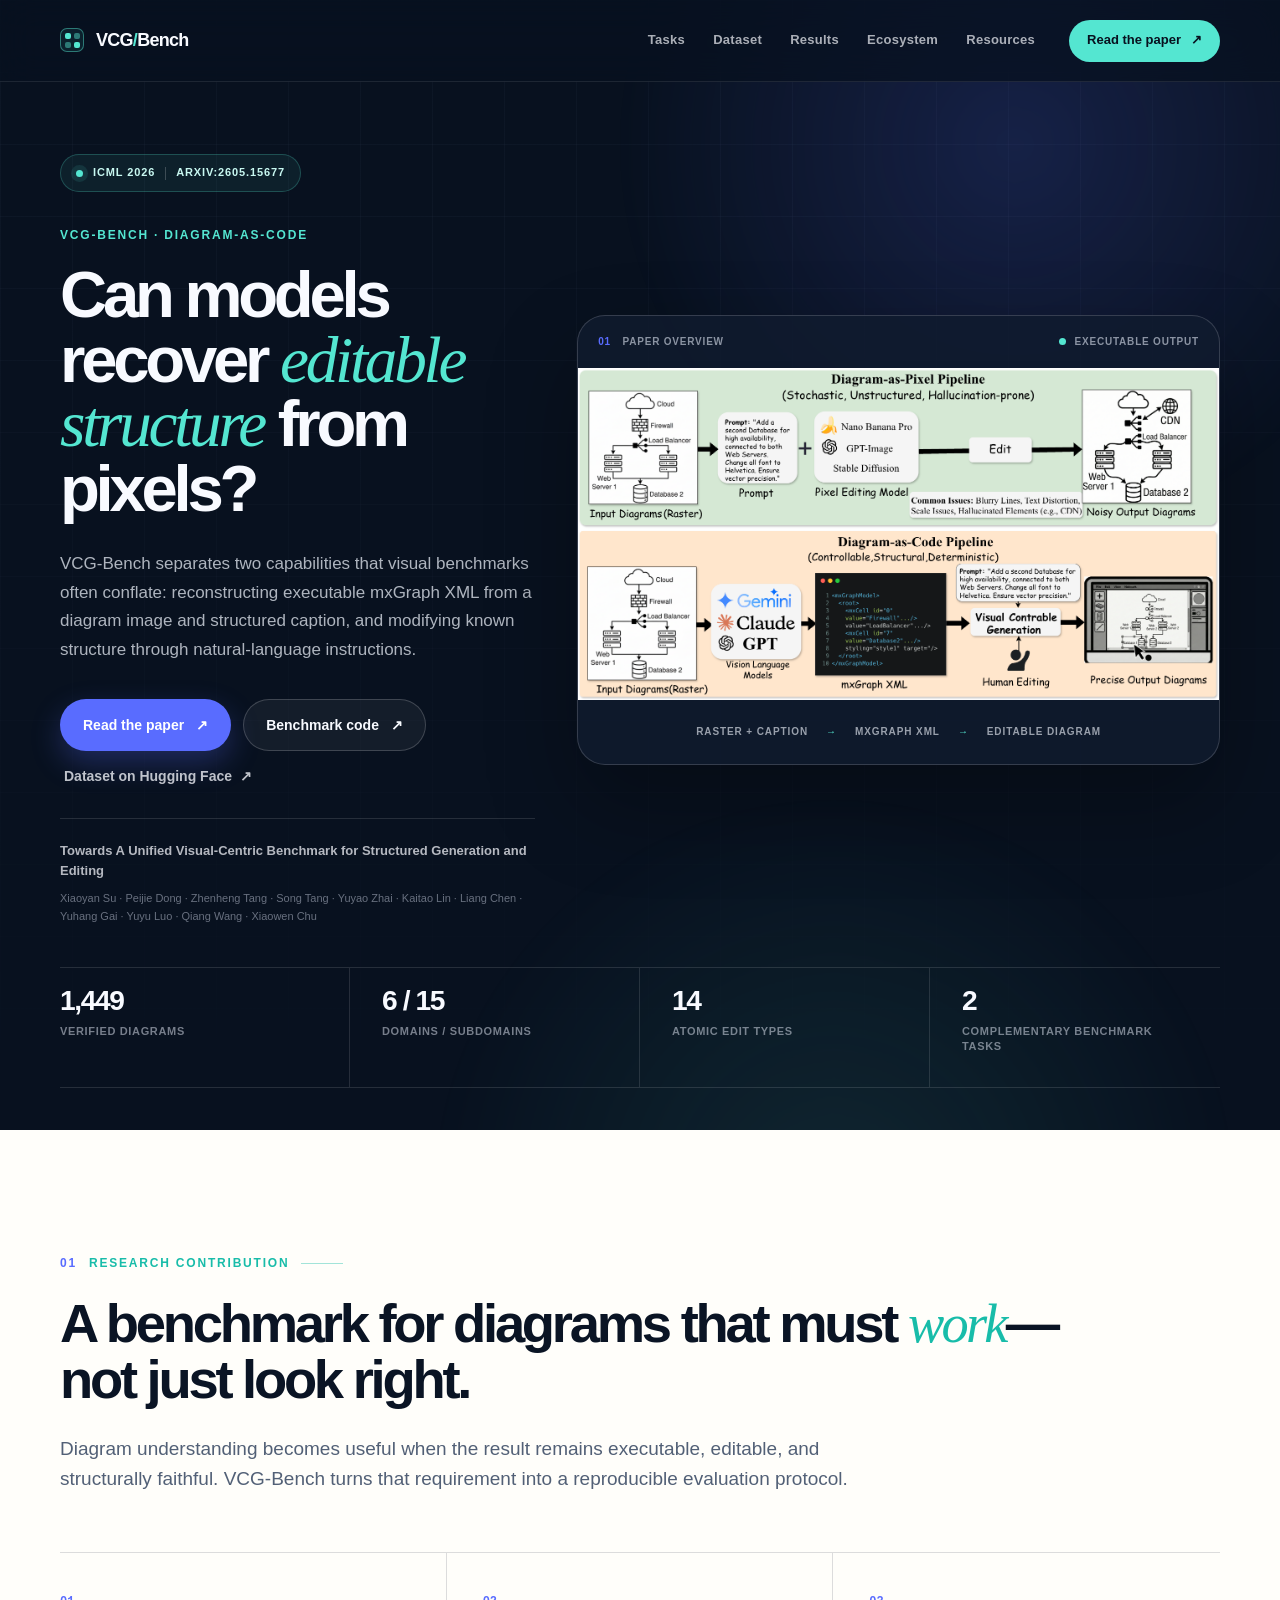
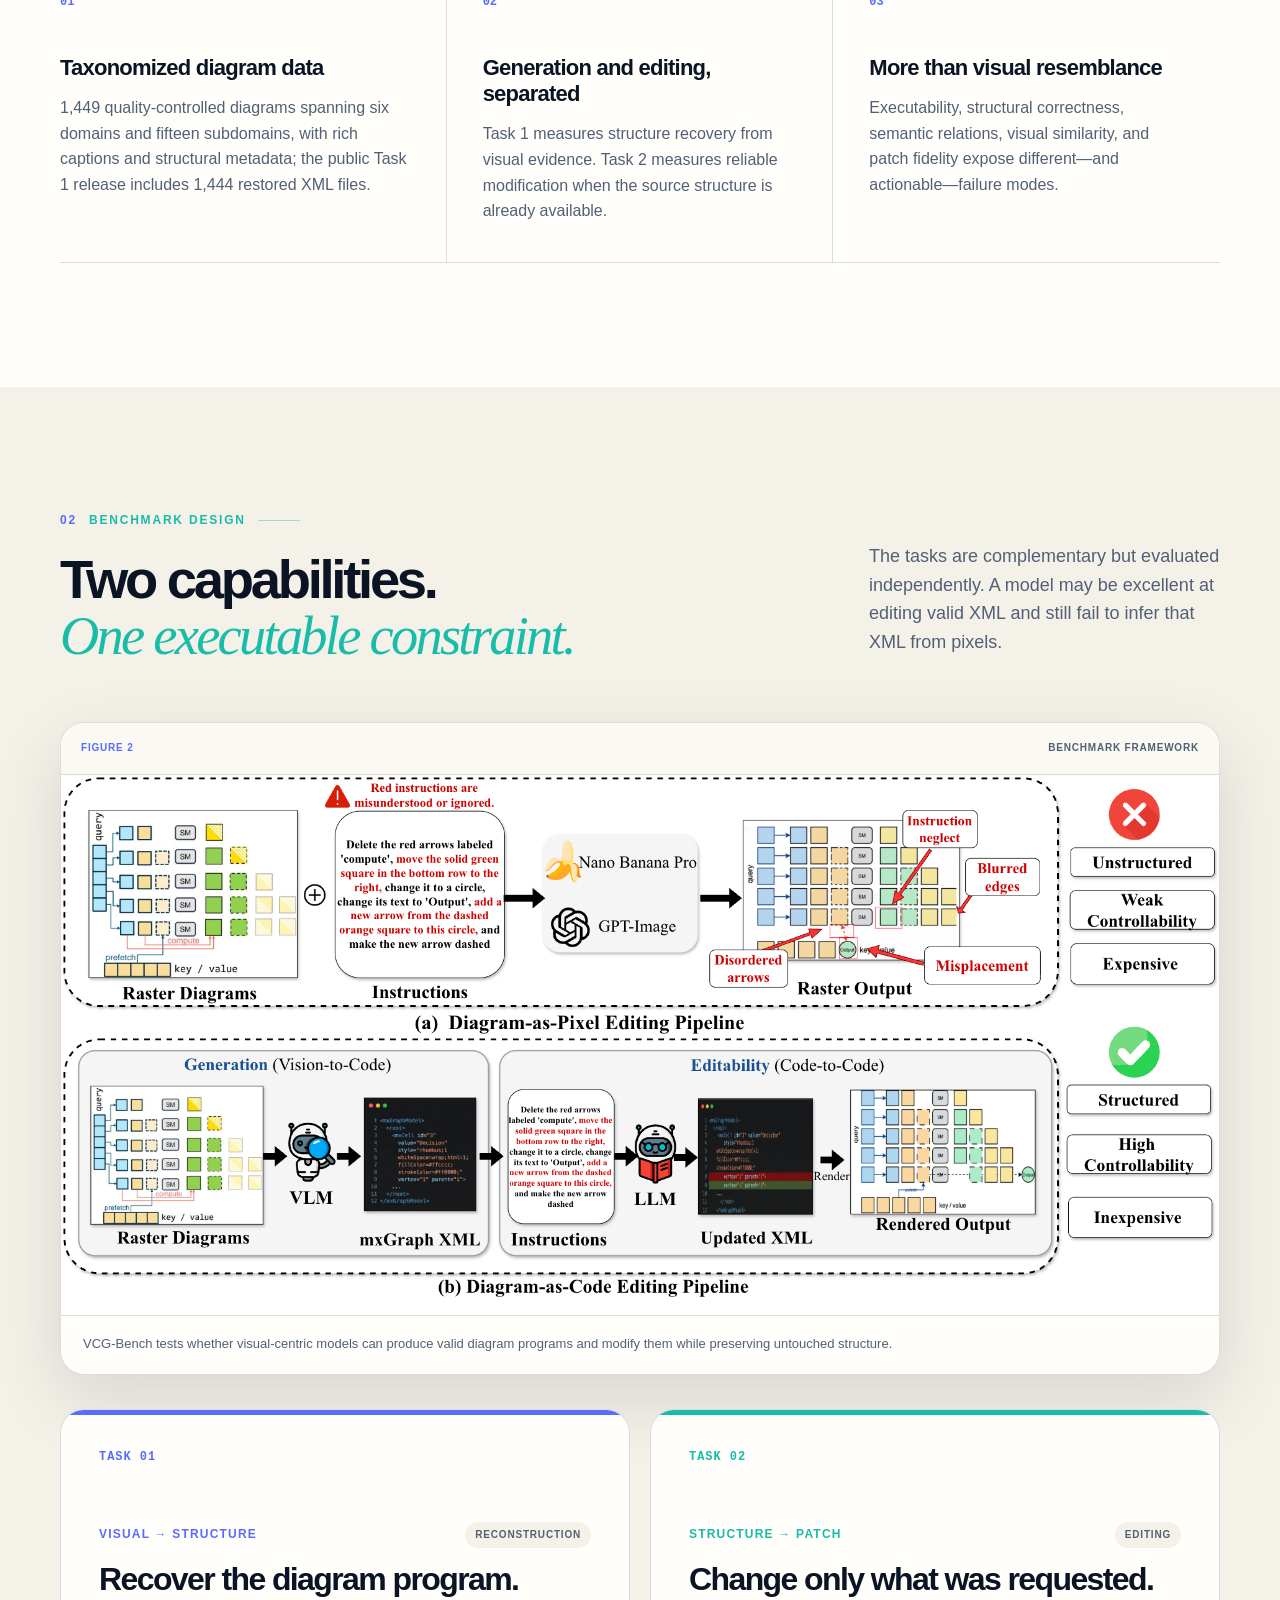
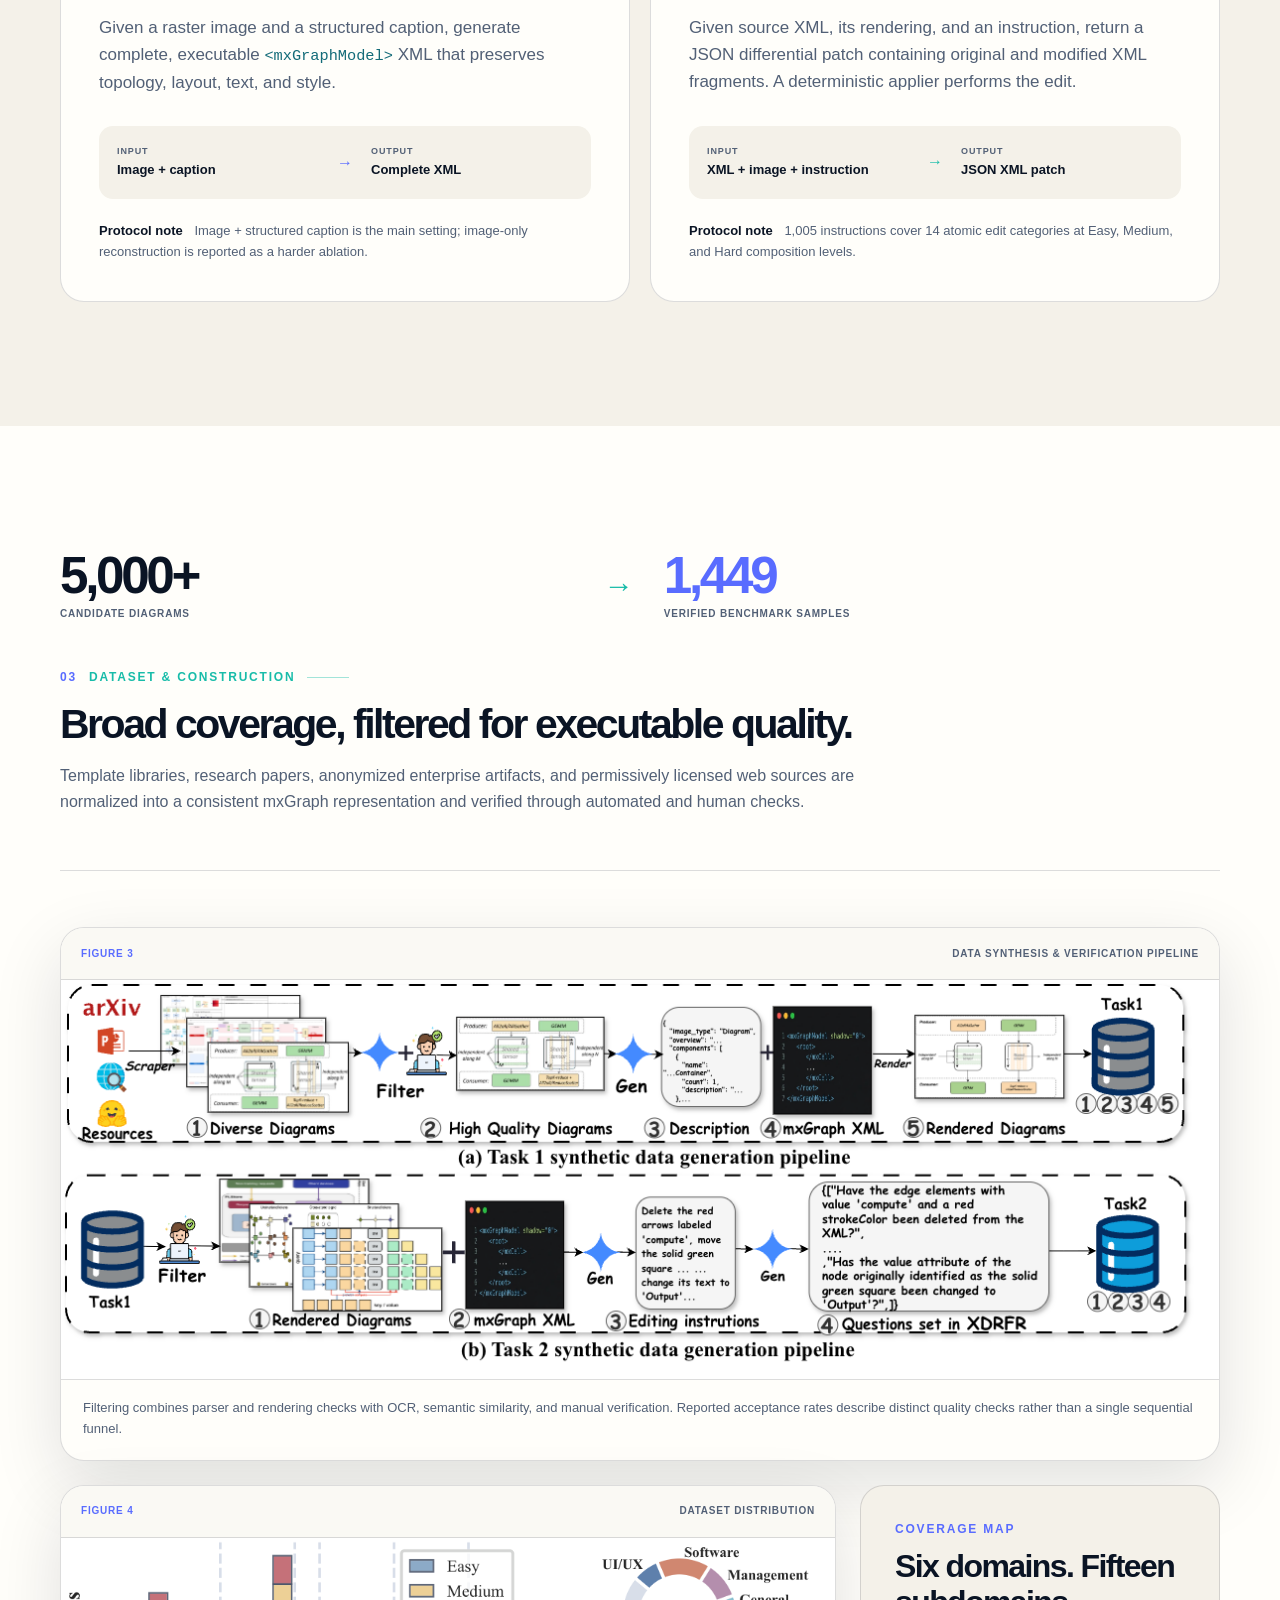
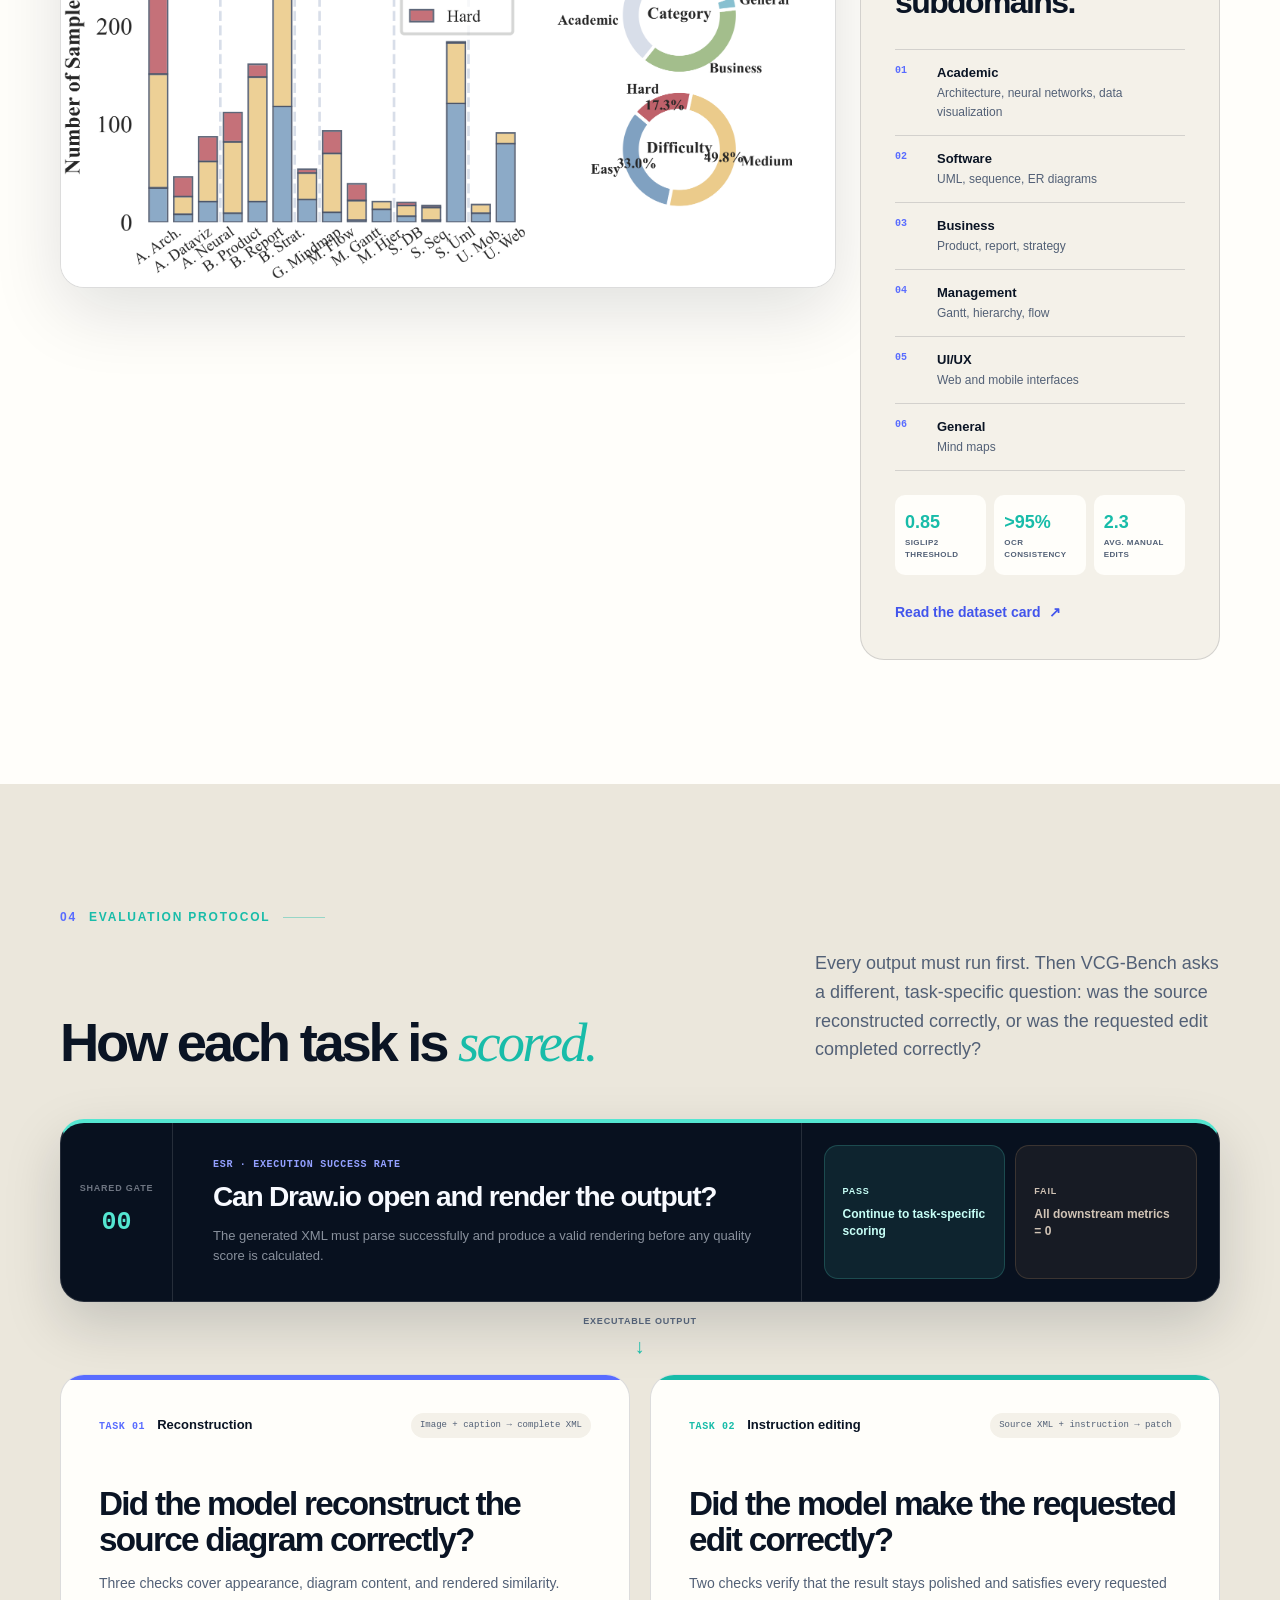
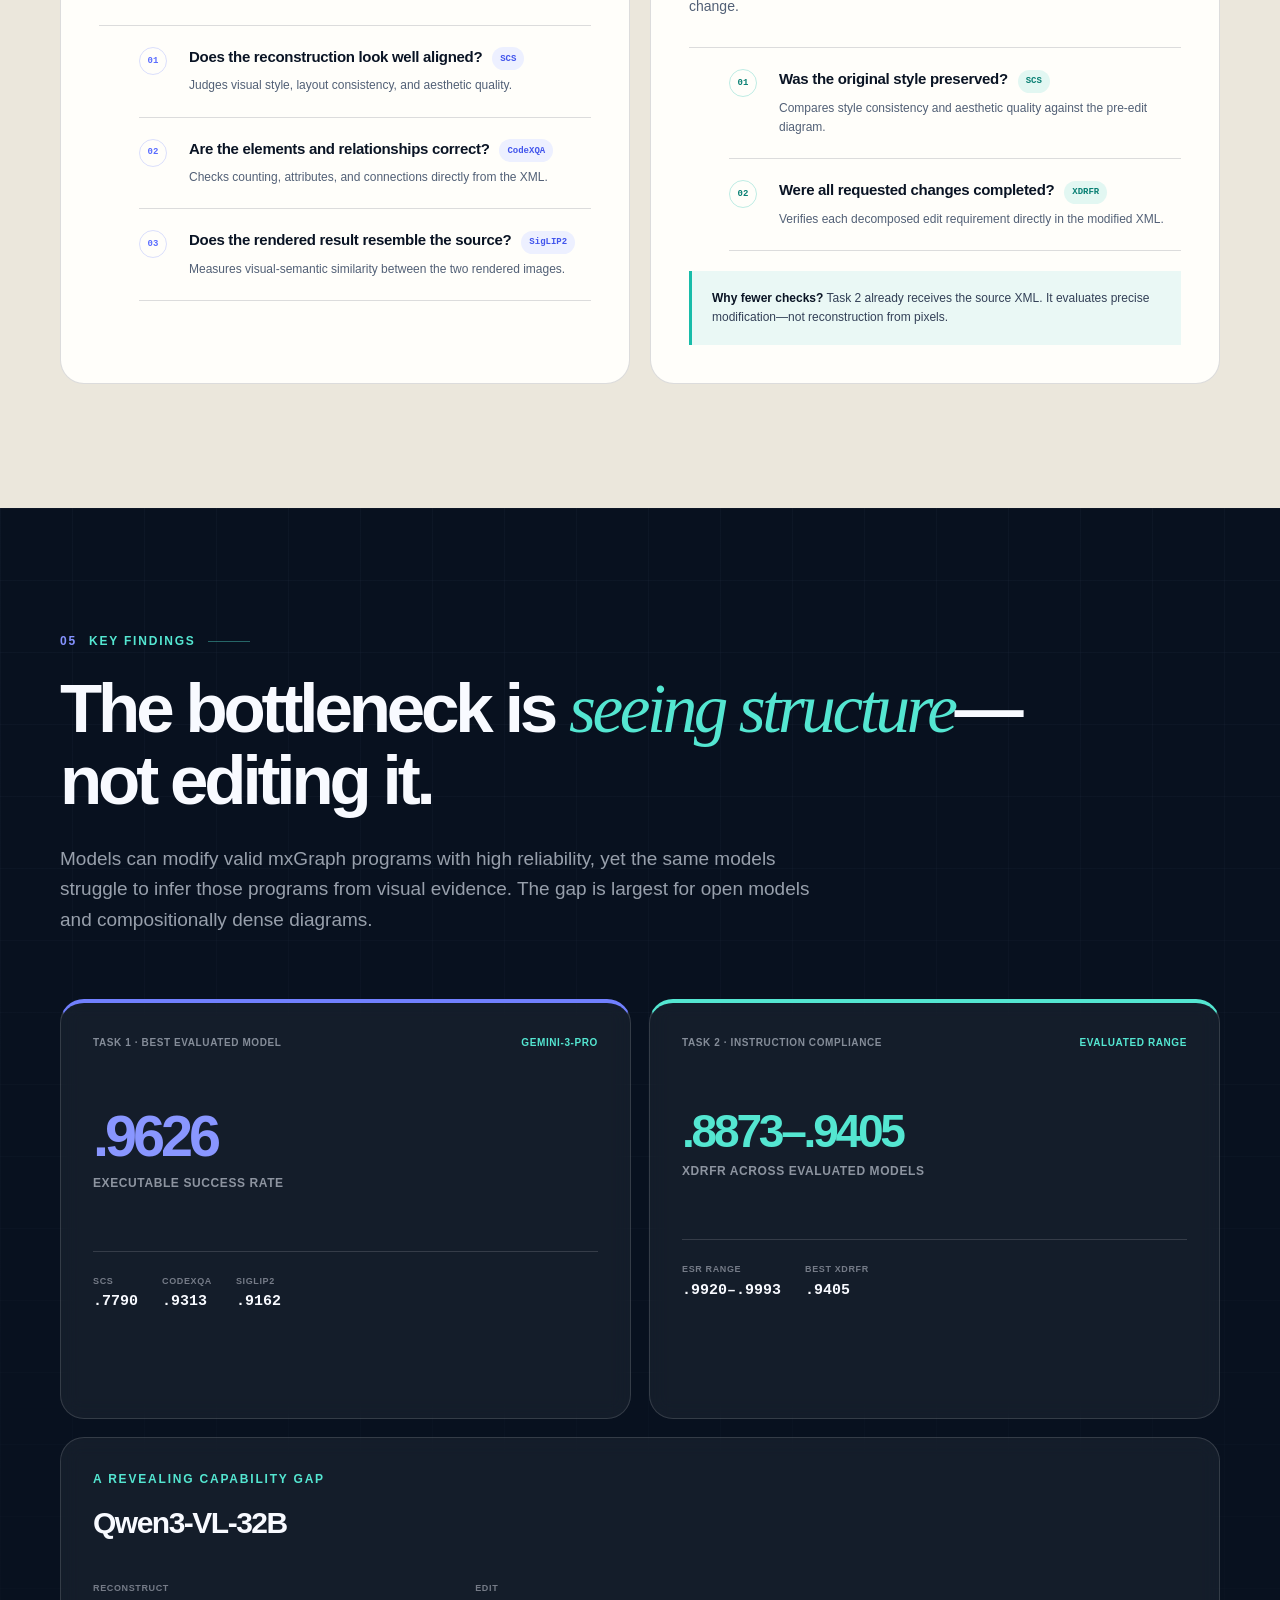
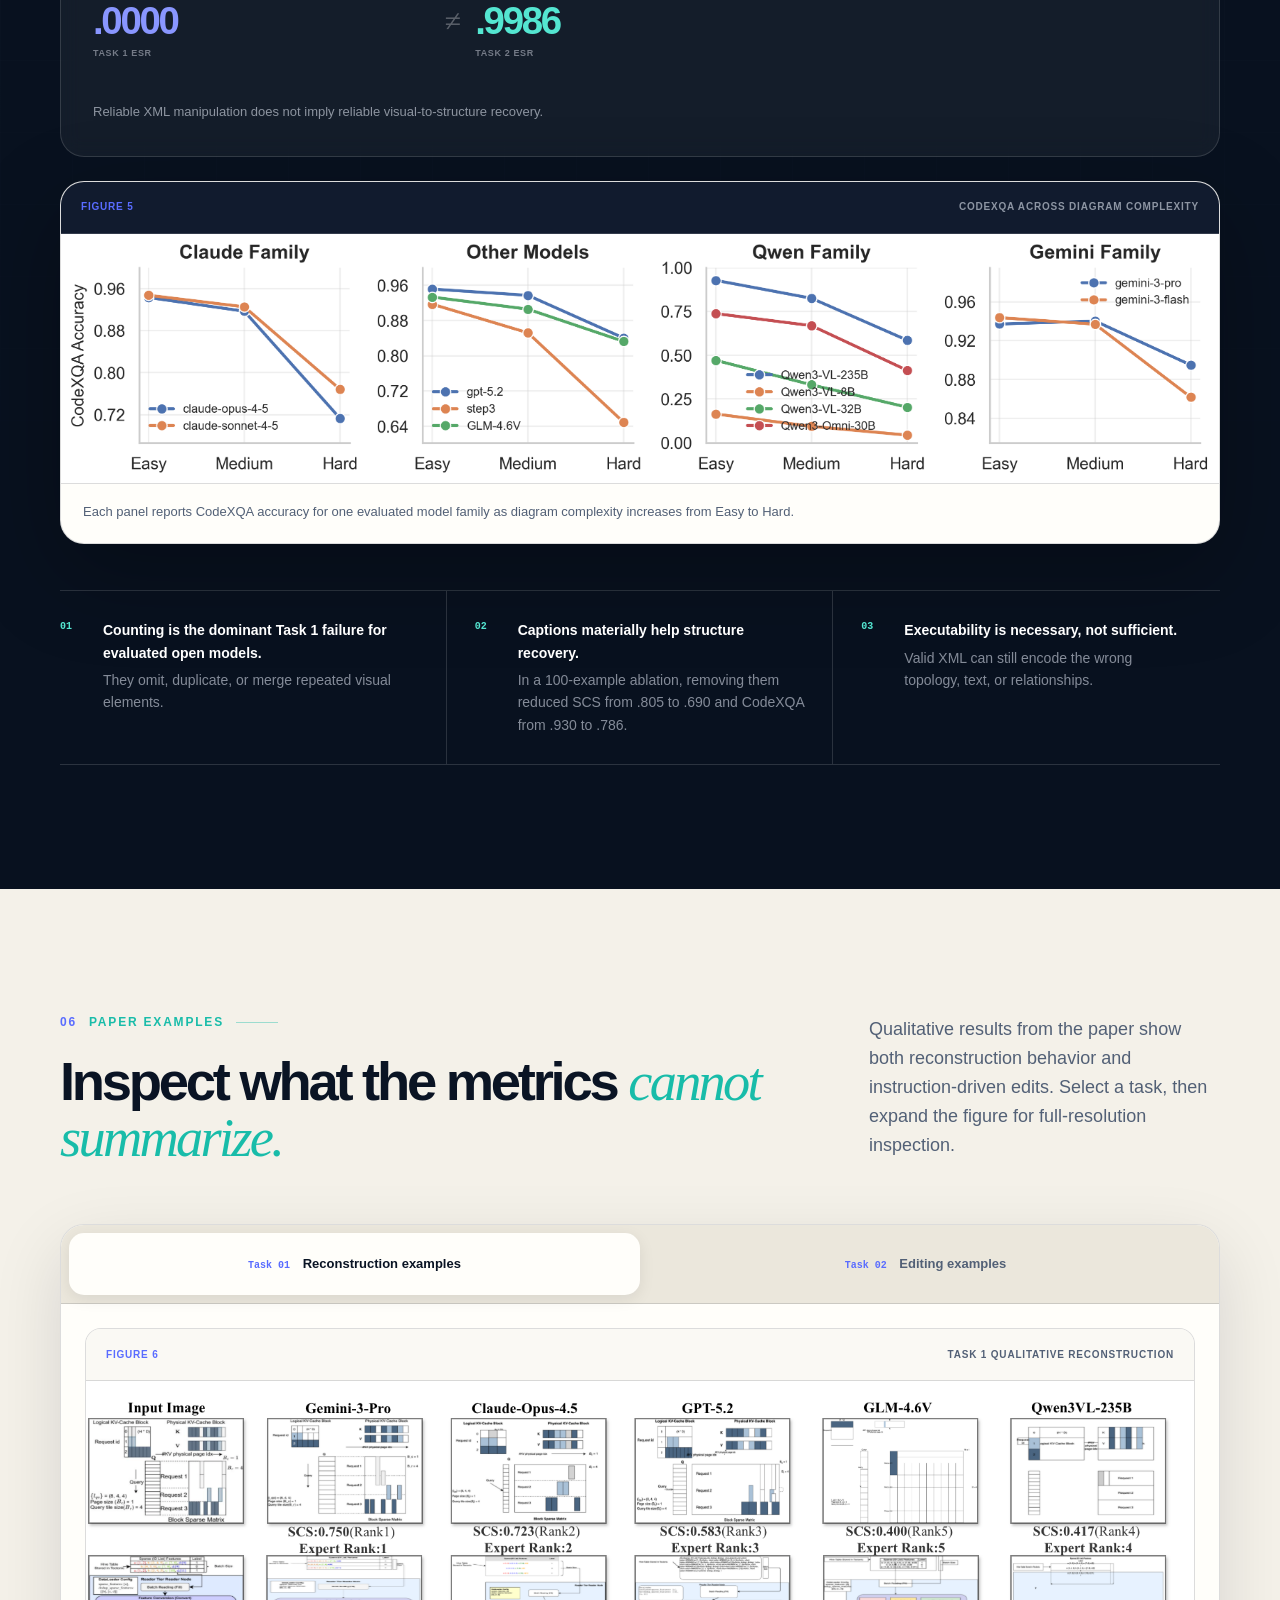
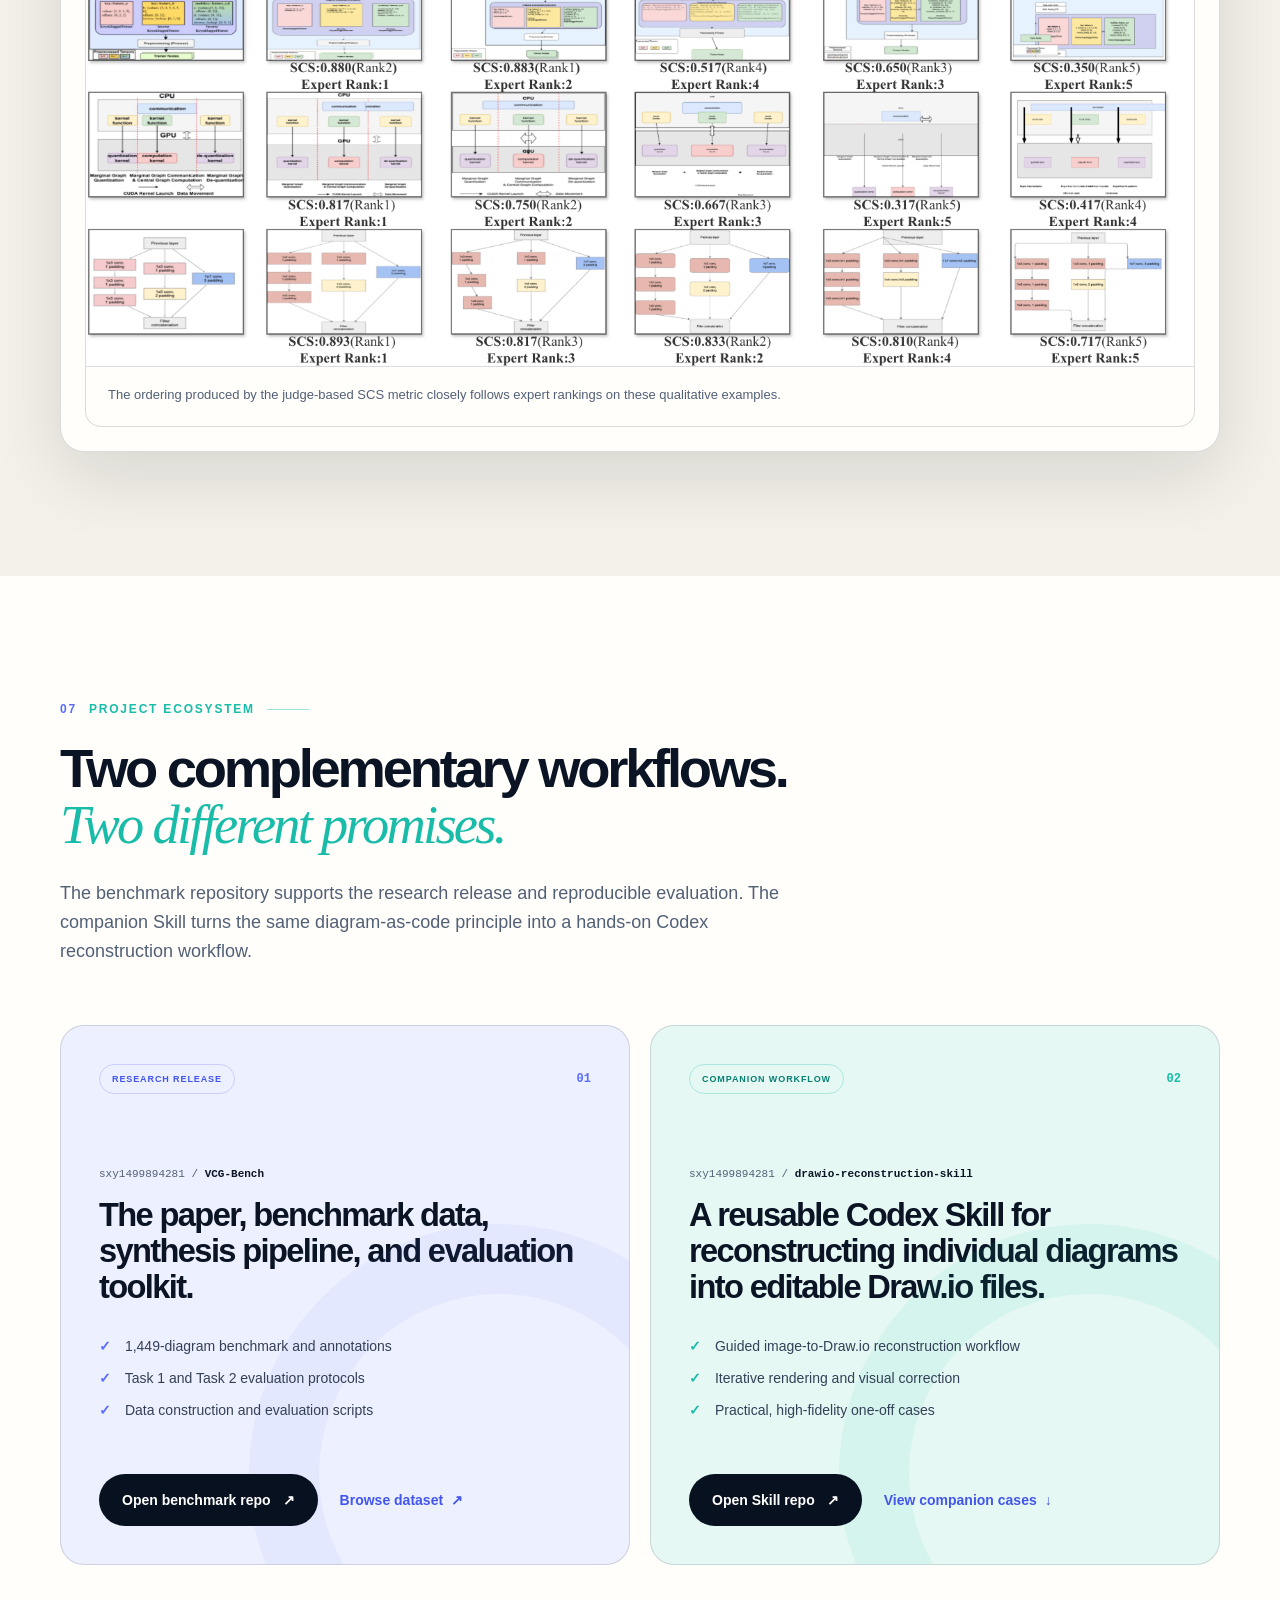
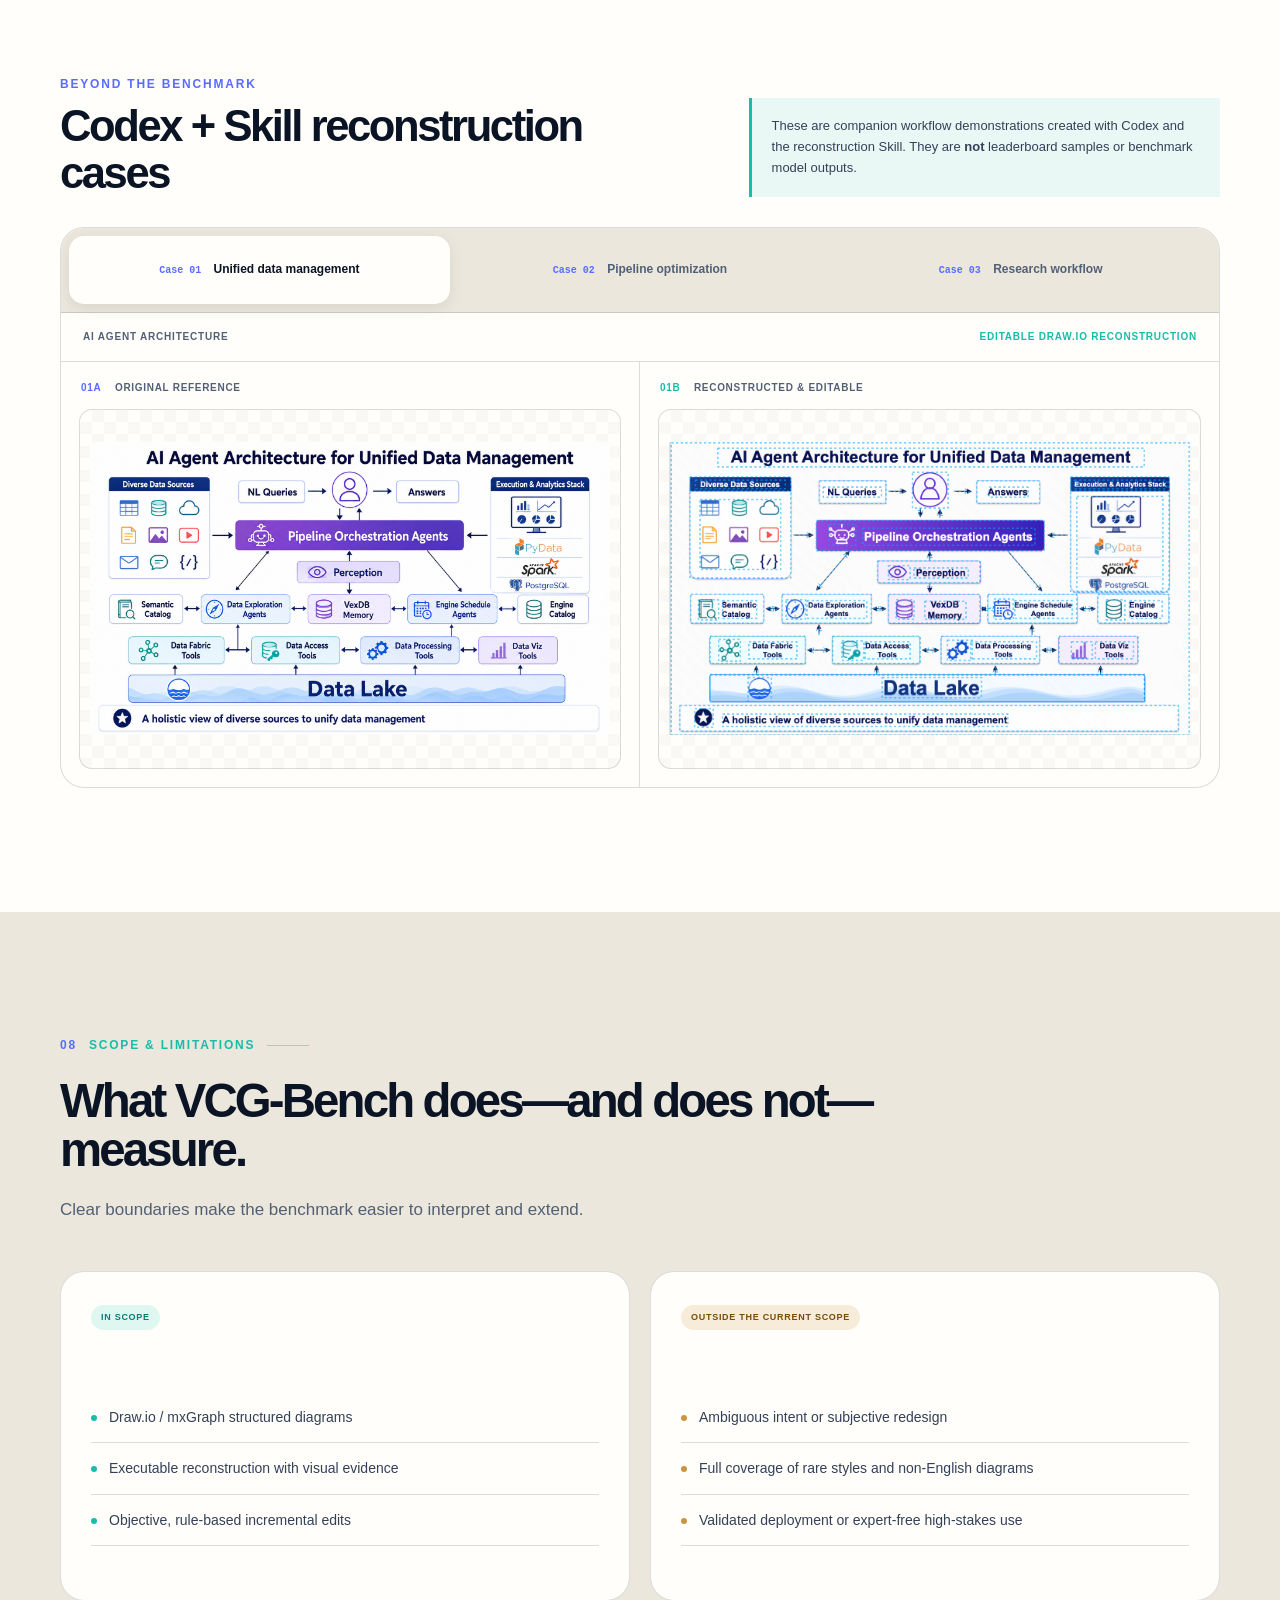
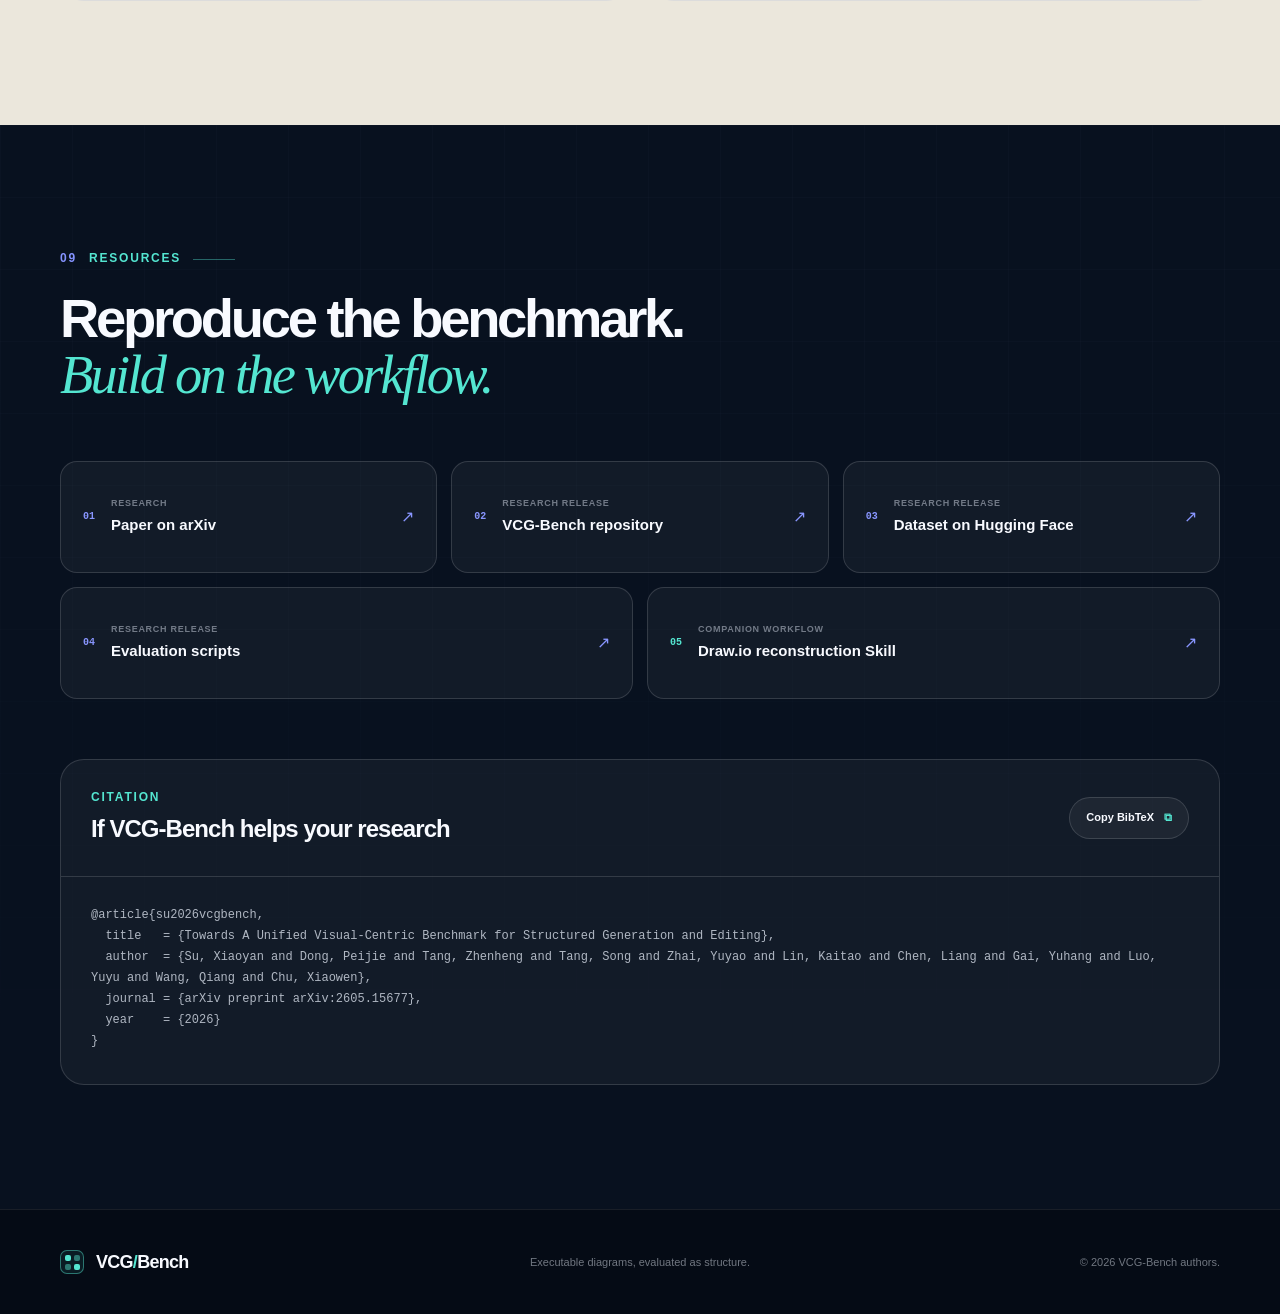
<file: docs/index.html>
<!doctype html>
<html lang="en">
<head>
  <meta charset="utf-8">
  <meta name="viewport" content="width=device-width, initial-scale=1">
  <title>VCG-Bench — Executable Diagram Generation &amp; Editing</title>
  <meta name="description" content="VCG-Bench evaluates whether vision-language models can reconstruct executable mxGraph diagrams from pixels and edit known diagram structure with natural-language instructions.">
  <meta name="theme-color" content="#08111f">
  <meta property="og:title" content="VCG-Bench">
  <meta property="og:description" content="A visual-centric benchmark for executable diagram reconstruction and instruction-driven editing.">
  <meta property="og:type" content="website">
  <meta property="og:url" content="https://sxy1499894281.github.io/VCG-Bench/">
  <meta property="og:image" content="https://sxy1499894281.github.io/VCG-Bench/assets/paper/fig01-comparison.webp">
  <link rel="canonical" href="https://sxy1499894281.github.io/VCG-Bench/">
  <link rel="stylesheet" href="site.css?v=20260714-paper3">
  <script>document.documentElement.classList.add('js');window.setTimeout(function(){if(!document.documentElement.classList.contains('js-ready'))document.documentElement.classList.remove('js');},3000);</script>
  <script src="site.js?v=20260714-paper2" defer></script>
</head>
<body>
  <a class="skip-link" href="#main-content">Skip to content</a>

  <header class="site-header" data-header>
    <div class="shell nav-shell">
      <a class="brand" href="#top" aria-label="VCG-Bench home">
        <span class="brand-mark" aria-hidden="true"><i></i><i></i><i></i><i></i></span>
        <span>VCG<span class="brand-slash">/</span>Bench</span>
      </a>

      <button class="menu-button" type="button" aria-expanded="false" aria-controls="site-navigation">
        <span class="sr-only">Toggle navigation</span>
        <span aria-hidden="true"></span>
        <span aria-hidden="true"></span>
      </button>

      <nav class="site-nav" id="site-navigation" aria-label="Primary navigation">
        <a href="#tasks">Tasks</a>
        <a href="#dataset">Dataset</a>
        <a href="#results">Results</a>
        <a href="#ecosystem">Ecosystem</a>
        <a href="#resources">Resources</a>
      </nav>

      <a class="nav-cta" href="https://arxiv.org/abs/2605.15677" target="_blank" rel="noreferrer">
        Read the paper <span aria-hidden="true">↗</span>
      </a>
    </div>
  </header>

  <main id="main-content">
    <section class="hero" id="top">
      <div class="hero-grid" aria-hidden="true"></div>
      <div class="hero-glow hero-glow-a" aria-hidden="true"></div>
      <div class="hero-glow hero-glow-b" aria-hidden="true"></div>

      <div class="shell hero-shell">
        <div class="hero-copy reveal">
          <div class="hero-meta">
            <span class="status-dot" aria-hidden="true"></span>
            <span>ICML 2026</span>
            <span class="meta-divider" aria-hidden="true"></span>
            <span>arXiv:2605.15677</span>
          </div>

          <p class="eyebrow">VCG-Bench · Diagram-as-Code</p>
          <h1>Can models recover <em>editable structure</em> from pixels?</h1>
          <p class="hero-lead">VCG-Bench separates two capabilities that visual benchmarks often conflate: reconstructing executable mxGraph XML from a diagram image and structured caption, and modifying known structure through natural-language instructions.</p>

          <div class="hero-actions">
            <a class="button button-primary" href="https://arxiv.org/abs/2605.15677" target="_blank" rel="noreferrer">
              Read the paper <span aria-hidden="true">↗</span>
            </a>
            <a class="button button-ghost" href="https://github.com/sxy1499894281/VCG-Bench" target="_blank" rel="noreferrer">
              Benchmark code <span aria-hidden="true">↗</span>
            </a>
            <a class="text-link hero-data-link" href="https://huggingface.co/datasets/sxy1620348809/VCG-Bench" target="_blank" rel="noreferrer">
              Dataset on Hugging Face <span aria-hidden="true">↗</span>
            </a>
          </div>

          <div class="paper-identity">
            <p class="paper-title">Towards A Unified Visual-Centric Benchmark for Structured Generation and Editing</p>
            <p class="paper-authors">Xiaoyan Su · Peijie Dong · Zhenheng Tang · Song Tang · Yuyao Zhai · Kaitao Lin · Liang Chen · Yuhang Gai · Yuyu Luo · Qiang Wang · Xiaowen Chu</p>
          </div>
        </div>

        <div class="hero-visual reveal" style="--delay: 120ms;">
          <div class="visual-topline">
            <span><b>01</b> Paper overview</span>
            <span class="visual-state"><i aria-hidden="true"></i> Executable output</span>
          </div>
          <button class="image-trigger hero-image-trigger" type="button" data-lightbox-src="assets/paper/fig01-comparison.webp" data-lightbox-alt="Paper overview comparing visual input, structured generation, and instruction-driven editing" data-lightbox-caption="Figure 1 · VCG-Bench evaluates executable structured generation and editing rather than pixel-only similarity.">
            <img src="assets/paper/fig01-comparison.webp" width="1530" height="793" alt="Paper overview comparing diagram images with editable structured outputs">
            <span class="zoom-label">View figure <span aria-hidden="true">↗</span></span>
          </button>
          <div class="visual-flow" aria-label="Benchmark flow">
            <span>Raster + caption</span>
            <i aria-hidden="true">→</i>
            <span>mxGraph XML</span>
            <i aria-hidden="true">→</i>
            <span>Editable diagram</span>
          </div>
        </div>
      </div>

      <div class="shell hero-stats reveal" style="--delay: 220ms;" aria-label="Benchmark at a glance">
        <div><strong>1,449</strong><span>verified diagrams</span></div>
        <div><strong>6 / 15</strong><span>domains / subdomains</span></div>
        <div><strong>14</strong><span>atomic edit types</span></div>
        <div><strong>2</strong><span>complementary benchmark tasks</span></div>
      </div>
    </section>

    <section class="section section-intro" id="contributions">
      <div class="shell">
        <div class="section-heading heading-wide reveal">
          <p class="section-kicker"><span>01</span> Research contribution</p>
          <h2>A benchmark for diagrams that must <em>work</em>—not just look right.</h2>
          <p>Diagram understanding becomes useful when the result remains executable, editable, and structurally faithful. VCG-Bench turns that requirement into a reproducible evaluation protocol.</p>
        </div>

        <div class="contribution-grid">
          <article class="contribution-card reveal">
            <span class="card-index">01</span>
            <div>
              <h3>Taxonomized diagram data</h3>
              <p>1,449 quality-controlled diagrams spanning six domains and fifteen subdomains, with rich captions and structural metadata; the public Task 1 release includes 1,444 restored XML files.</p>
            </div>
          </article>
          <article class="contribution-card reveal" style="--delay: 80ms;">
            <span class="card-index">02</span>
            <div>
              <h3>Generation and editing, separated</h3>
              <p>Task 1 measures structure recovery from visual evidence. Task 2 measures reliable modification when the source structure is already available.</p>
            </div>
          </article>
          <article class="contribution-card reveal" style="--delay: 160ms;">
            <span class="card-index">03</span>
            <div>
              <h3>More than visual resemblance</h3>
              <p>Executability, structural correctness, semantic relations, visual similarity, and patch fidelity expose different—and actionable—failure modes.</p>
            </div>
          </article>
        </div>
      </div>
    </section>

    <section class="section section-tasks" id="tasks">
      <div class="shell">
        <div class="section-heading split-heading reveal">
          <div>
            <p class="section-kicker"><span>02</span> Benchmark design</p>
            <h2>Two capabilities.<br><em>One executable constraint.</em></h2>
          </div>
          <p>The tasks are complementary but evaluated independently. A model may be excellent at editing valid XML and still fail to infer that XML from pixels.</p>
        </div>

        <figure class="paper-figure paper-figure-wide reveal">
          <div class="figure-header">
            <span>Figure 2</span>
            <span>Benchmark framework</span>
          </div>
          <button class="image-trigger" type="button" data-lightbox-src="assets/paper/fig02-framework.webp" data-lightbox-alt="VCG-Bench framework showing the generation and instruction-editing tasks" data-lightbox-caption="Figure 2 · The VCG-Bench framework evaluates reconstruction and instruction-driven editing as distinct capabilities.">
            <img src="assets/paper/fig02-framework.webp" width="1865" height="869" alt="VCG-Bench framework for structured diagram generation and editing" loading="lazy">
            <span class="zoom-label zoom-label-light">Expand figure <span aria-hidden="true">↗</span></span>
          </button>
          <figcaption>VCG-Bench tests whether visual-centric models can produce valid diagram programs and modify them while preserving untouched structure.</figcaption>
        </figure>

        <div class="task-grid">
          <article class="task-card task-card-blue reveal">
            <div class="task-number">Task 01</div>
            <div class="task-title-row">
              <p class="task-label">Visual → Structure</p>
              <span>Reconstruction</span>
            </div>
            <h3>Recover the diagram program.</h3>
            <p>Given a raster image and a structured caption, generate complete, executable <code>&lt;mxGraphModel&gt;</code> XML that preserves topology, layout, text, and style.</p>
            <div class="io-flow" aria-label="Task one input and output">
              <div><small>Input</small><strong>Image + caption</strong></div>
              <i aria-hidden="true">→</i>
              <div><small>Output</small><strong>Complete XML</strong></div>
            </div>
            <p class="task-note"><span>Protocol note</span> Image + structured caption is the main setting; image-only reconstruction is reported as a harder ablation.</p>
          </article>

          <article class="task-card task-card-cyan reveal" style="--delay: 100ms;">
            <div class="task-number">Task 02</div>
            <div class="task-title-row">
              <p class="task-label">Structure → Patch</p>
              <span>Editing</span>
            </div>
            <h3>Change only what was requested.</h3>
            <p>Given source XML, its rendering, and an instruction, return a JSON differential patch containing original and modified XML fragments. A deterministic applier performs the edit.</p>
            <div class="io-flow" aria-label="Task two input and output">
              <div><small>Input</small><strong>XML + image + instruction</strong></div>
              <i aria-hidden="true">→</i>
              <div><small>Output</small><strong>JSON XML patch</strong></div>
            </div>
            <p class="task-note"><span>Protocol note</span> 1,005 instructions cover 14 atomic edit categories at Easy, Medium, and Hard composition levels.</p>
          </article>
        </div>
      </div>
    </section>

    <section class="section section-dataset" id="dataset">
      <div class="shell">
        <div class="dataset-intro reveal">
          <div class="dataset-big-number">
            <span>5,000+</span>
            <small>candidate diagrams</small>
          </div>
          <div class="dataset-arrow" aria-hidden="true">→</div>
          <div class="dataset-big-number dataset-final-number">
            <span>1,449</span>
            <small>verified benchmark samples</small>
          </div>
          <div class="dataset-copy">
            <p class="section-kicker"><span>03</span> Dataset &amp; construction</p>
            <h2>Broad coverage, filtered for executable quality.</h2>
            <p>Template libraries, research papers, anonymized enterprise artifacts, and permissively licensed web sources are normalized into a consistent mxGraph representation and verified through automated and human checks.</p>
          </div>
        </div>

        <figure class="paper-figure pipeline-figure reveal">
          <div class="figure-header">
            <span>Figure 3</span>
            <span>Data synthesis &amp; verification pipeline</span>
          </div>
          <button class="image-trigger" type="button" data-lightbox-src="assets/paper/fig03-data-pipeline.webp" data-lightbox-alt="VCG-Bench data synthesis and quality assurance pipeline" data-lightbox-caption="Figure 3 · Data are normalized, rendered, checked, and manually verified before entering the benchmark.">
            <img src="assets/paper/fig03-data-pipeline.webp" width="1167" height="402" alt="VCG-Bench data synthesis and quality assurance pipeline" loading="lazy">
            <span class="zoom-label zoom-label-light">Expand figure <span aria-hidden="true">↗</span></span>
          </button>
          <figcaption>Filtering combines parser and rendering checks with OCR, semantic similarity, and manual verification. Reported acceptance rates describe distinct quality checks rather than a single sequential funnel.</figcaption>
        </figure>

        <div class="dataset-detail-grid">
          <figure class="paper-figure distribution-figure reveal">
            <div class="figure-header">
              <span>Figure 4</span>
              <span>Dataset distribution</span>
            </div>
            <button class="image-trigger" type="button" data-lightbox-src="assets/paper/fig04-dataset-distribution.webp" data-lightbox-alt="Distribution of VCG-Bench diagrams across domains and subdomains" data-lightbox-caption="Figure 4 · VCG-Bench contains 1,449 diagrams across six domains and fifteen subdomains.">
              <img src="assets/paper/fig04-dataset-distribution.webp" width="2048" height="923" alt="Distribution of diagrams across six domains and fifteen subdomains" loading="lazy">
              <span class="zoom-label zoom-label-light">Expand figure <span aria-hidden="true">↗</span></span>
            </button>
          </figure>

          <div class="taxonomy-panel reveal" style="--delay: 100ms;">
            <p class="mini-kicker">Coverage map</p>
            <h3>Six domains. Fifteen subdomains.</h3>
            <div class="taxonomy-list">
              <div><span>01</span><p><strong>Academic</strong>Architecture, neural networks, data visualization</p></div>
              <div><span>02</span><p><strong>Software</strong>UML, sequence, ER diagrams</p></div>
              <div><span>03</span><p><strong>Business</strong>Product, report, strategy</p></div>
              <div><span>04</span><p><strong>Management</strong>Gantt, hierarchy, flow</p></div>
              <div><span>05</span><p><strong>UI/UX</strong>Web and mobile interfaces</p></div>
              <div><span>06</span><p><strong>General</strong>Mind maps</p></div>
            </div>
            <div class="quality-strip">
              <div><strong>0.85</strong><span>SigLIP2 threshold</span></div>
              <div><strong>&gt;95%</strong><span>OCR consistency</span></div>
              <div><strong>2.3</strong><span>avg. manual edits</span></div>
            </div>
            <a class="text-link" href="https://github.com/sxy1499894281/VCG-Bench/blob/main/DATA.md" target="_blank" rel="noreferrer">Read the dataset card <span aria-hidden="true">↗</span></a>
          </div>
        </div>
      </div>
    </section>

    <section class="section section-evaluation" id="evaluation">
      <div class="shell">
        <div class="section-heading evaluation-heading reveal">
          <p class="section-kicker"><span>04</span> Evaluation protocol</p>
          <div class="evaluation-heading-grid">
            <h2>How each task is <em>scored.</em></h2>
            <p>Every output must run first. Then VCG-Bench asks a different, task-specific question: was the source reconstructed correctly, or was the requested edit completed correctly?</p>
          </div>
        </div>

        <article class="shared-evaluation-gate reveal">
          <div class="gate-index"><span>Shared gate</span><strong>00</strong></div>
          <div class="gate-question">
            <p class="metric-code">ESR · Execution Success Rate</p>
            <h3>Can Draw.io open and render the output?</h3>
            <p>The generated XML must parse successfully and produce a valid rendering before any quality score is calculated.</p>
          </div>
          <div class="gate-outcomes" aria-label="Execution gate outcomes">
            <div class="gate-pass"><span>Pass</span><strong>Continue to task-specific scoring</strong></div>
            <div class="gate-fail"><span>Fail</span><strong>All downstream metrics = 0</strong></div>
          </div>
        </article>

        <div class="evaluation-branch-label reveal" aria-hidden="true">
          <span>Executable output</span>
          <i>↓</i>
        </div>

        <div class="evaluation-task-grid">
          <article class="evaluation-task-card evaluation-task-reconstruct reveal">
            <div class="evaluation-task-head">
              <div><span>Task 01</span><strong>Reconstruction</strong></div>
              <p>Image + caption → complete XML</p>
            </div>
            <h3>Did the model reconstruct the source diagram correctly?</h3>
            <p class="evaluation-task-intro">Three checks cover appearance, diagram content, and rendered similarity.</p>

            <ol class="metric-check-list">
              <li>
                <span class="metric-check-number">01</span>
                <div><h4>Does the reconstruction look well aligned? <span>SCS</span></h4><p>Judges visual style, layout consistency, and aesthetic quality.</p></div>
              </li>
              <li>
                <span class="metric-check-number">02</span>
                <div><h4>Are the elements and relationships correct? <span>CodeXQA</span></h4><p>Checks counting, attributes, and connections directly from the XML.</p></div>
              </li>
              <li>
                <span class="metric-check-number">03</span>
                <div><h4>Does the rendered result resemble the source? <span>SigLIP2</span></h4><p>Measures visual-semantic similarity between the two rendered images.</p></div>
              </li>
            </ol>
          </article>

          <article class="evaluation-task-card evaluation-task-edit reveal" style="--delay: 100ms;">
            <div class="evaluation-task-head">
              <div><span>Task 02</span><strong>Instruction editing</strong></div>
              <p>Source XML + instruction → patch</p>
            </div>
            <h3>Did the model make the requested edit correctly?</h3>
            <p class="evaluation-task-intro">Two checks verify that the result stays polished and satisfies every requested change.</p>

            <ol class="metric-check-list">
              <li>
                <span class="metric-check-number">01</span>
                <div><h4>Was the original style preserved? <span>SCS</span></h4><p>Compares style consistency and aesthetic quality against the pre-edit diagram.</p></div>
              </li>
              <li>
                <span class="metric-check-number">02</span>
                <div><h4>Were all requested changes completed? <span>XDRFR</span></h4><p>Verifies each decomposed edit requirement directly in the modified XML.</p></div>
              </li>
            </ol>

            <p class="evaluation-scope-note"><strong>Why fewer checks?</strong> Task 2 already receives the source XML. It evaluates precise modification—not reconstruction from pixels.</p>
          </article>
        </div>
      </div>
    </section>

    <section class="section section-results" id="results">
      <div class="results-grid" aria-hidden="true"></div>
      <div class="shell">
        <div class="results-lead reveal">
          <p class="section-kicker section-kicker-dark"><span>05</span> Key findings</p>
          <h2>The bottleneck is <em>seeing structure</em>—not editing it.</h2>
          <p>Models can modify valid mxGraph programs with high reliability, yet the same models struggle to infer those programs from visual evidence. The gap is largest for open models and compositionally dense diagrams.</p>
        </div>

        <div class="result-highlight-grid">
          <article class="result-highlight reveal">
            <div class="result-topline"><span>Task 1 · Best evaluated model</span><i>Gemini-3-Pro</i></div>
            <strong>.9626</strong>
            <p>Executable Success Rate</p>
            <dl>
              <div><dt>SCS</dt><dd>.7790</dd></div>
              <div><dt>CodeXQA</dt><dd>.9313</dd></div>
              <div><dt>SigLIP2</dt><dd>.9162</dd></div>
            </dl>
          </article>

          <article class="result-highlight result-highlight-cyan reveal" style="--delay: 80ms;">
            <div class="result-topline"><span>Task 2 · Instruction compliance</span><i>Evaluated range</i></div>
            <strong>.8873–.9405</strong>
            <p>XDRFR across evaluated models</p>
            <dl>
              <div><dt>ESR range</dt><dd>.9920–.9993</dd></div>
              <div><dt>Best XDRFR</dt><dd>.9405</dd></div>
            </dl>
          </article>

          <article class="result-gap reveal" style="--delay: 160ms;">
            <p class="mini-kicker">A revealing capability gap</p>
            <h3>Qwen3-VL-32B</h3>
            <div class="gap-comparison">
              <div><span>Reconstruct</span><strong>.0000</strong><small>Task 1 ESR</small></div>
              <i aria-hidden="true">≠</i>
              <div><span>Edit</span><strong>.9986</strong><small>Task 2 ESR</small></div>
            </div>
            <p>Reliable XML manipulation does not imply reliable visual-to-structure recovery.</p>
          </article>
        </div>

        <figure class="paper-figure result-figure reveal">
          <div class="figure-header figure-header-dark">
            <span>Figure 5</span>
            <span>CodeXQA across diagram complexity</span>
          </div>
          <button class="image-trigger" type="button" data-lightbox-src="assets/paper/fig05-difficulty-performance.webp" data-lightbox-alt="Task 1 CodeXQA performance across diagram difficulty levels" data-lightbox-caption="Figure 5 · CodeXQA accuracy declines from Easy to Hard across evaluated model families.">
            <img src="assets/paper/fig05-difficulty-performance.webp" width="3254" height="701" alt="Task 1 CodeXQA performance across diagram complexity tiers" loading="lazy">
            <span class="zoom-label">Expand figure <span aria-hidden="true">↗</span></span>
          </button>
          <figcaption>Each panel reports CodeXQA accuracy for one evaluated model family as diagram complexity increases from Easy to Hard.</figcaption>
        </figure>

        <div class="finding-notes">
          <div class="reveal"><span>01</span><p><strong>Counting is the dominant Task 1 failure for evaluated open models.</strong> They omit, duplicate, or merge repeated visual elements.</p></div>
          <div class="reveal" style="--delay: 70ms;"><span>02</span><p><strong>Captions materially help structure recovery.</strong> In a 100-example ablation, removing them reduced SCS from .805 to .690 and CodeXQA from .930 to .786.</p></div>
          <div class="reveal" style="--delay: 140ms;"><span>03</span><p><strong>Executability is necessary, not sufficient.</strong> Valid XML can still encode the wrong topology, text, or relationships.</p></div>
        </div>
      </div>
    </section>

    <section class="section section-qualitative" id="qualitative">
      <div class="shell">
        <div class="section-heading split-heading reveal">
          <div>
            <p class="section-kicker"><span>06</span> Paper examples</p>
            <h2>Inspect what the metrics <em>cannot summarize.</em></h2>
          </div>
          <p>Qualitative results from the paper show both reconstruction behavior and instruction-driven edits. Select a task, then expand the figure for full-resolution inspection.</p>
        </div>

        <div class="tab-experience reveal" data-tab-group="paper-results">
          <div class="tab-list" role="tablist" aria-label="Paper qualitative examples">
            <button id="paper-tab-task1" role="tab" aria-selected="true" aria-controls="paper-panel-task1" tabindex="0" type="button">
              <span>Task 01</span> Reconstruction examples
            </button>
            <button id="paper-tab-task2" role="tab" aria-selected="false" aria-controls="paper-panel-task2" tabindex="-1" type="button">
              <span>Task 02</span> Editing examples
            </button>
          </div>

          <div class="tab-panel" id="paper-panel-task1" role="tabpanel" aria-labelledby="paper-tab-task1">
            <figure class="paper-figure tabbed-figure">
              <div class="figure-header"><span>Figure 6</span><span>Task 1 qualitative reconstruction</span></div>
              <button class="image-trigger" type="button" data-lightbox-src="assets/paper/fig06-task1-qualitative.webp" data-lightbox-alt="Qualitative Task 1 reconstruction examples with SCS and expert rankings" data-lightbox-caption="Figure 6 · Task 1 examples show close agreement between SCS rankings and expert rankings.">
                <img src="assets/paper/fig06-task1-qualitative.webp" width="1592" height="840" alt="Task 1 reconstruction examples comparing references and model outputs" loading="lazy">
                <span class="zoom-label zoom-label-light">Expand full figure <span aria-hidden="true">↗</span></span>
              </button>
              <figcaption>The ordering produced by the judge-based SCS metric closely follows expert rankings on these qualitative examples.</figcaption>
            </figure>
          </div>

          <div class="tab-panel" id="paper-panel-task2" role="tabpanel" aria-labelledby="paper-tab-task2" hidden>
            <figure class="paper-figure tabbed-figure">
              <div class="figure-header"><span>Figure 7</span><span>Task 2 qualitative editing</span></div>
              <button class="image-trigger" type="button" data-lightbox-src="assets/paper/fig07-task2-qualitative.webp" data-lightbox-alt="Qualitative Task 2 instruction editing examples from the VCG-Bench paper" data-lightbox-caption="Figure 7 · Qualitative instruction-editing examples from the VCG-Bench paper.">
                <img src="assets/paper/fig07-task2-qualitative.webp" width="1884" height="924" alt="Task 2 examples showing source diagrams, instructions, and edited outputs" loading="lazy">
                <span class="zoom-label zoom-label-light">Expand full figure <span aria-hidden="true">↗</span></span>
              </button>
              <figcaption>Edits are evaluated as differential patches so untouched structure can be checked explicitly.</figcaption>
            </figure>
          </div>
        </div>
      </div>
    </section>

    <section class="section section-ecosystem" id="ecosystem">
      <div class="shell">
        <div class="ecosystem-heading reveal">
          <p class="section-kicker"><span>07</span> Project ecosystem</p>
          <h2>Two complementary workflows.<br><em>Two different promises.</em></h2>
          <p>The benchmark repository supports the research release and reproducible evaluation. The companion Skill turns the same diagram-as-code principle into a hands-on Codex reconstruction workflow.</p>
        </div>

        <div class="repo-grid">
          <article class="repo-card repo-card-research reveal">
            <div class="repo-card-head">
              <span class="repo-type">Research release</span>
              <span class="repo-number">01</span>
            </div>
            <p class="repo-name">sxy1499894281 / <strong>VCG-Bench</strong></p>
            <h3>The paper, benchmark data, synthesis pipeline, and evaluation toolkit.</h3>
            <ul>
              <li><span aria-hidden="true">✓</span> 1,449-diagram benchmark and annotations</li>
              <li><span aria-hidden="true">✓</span> Task 1 and Task 2 evaluation protocols</li>
              <li><span aria-hidden="true">✓</span> Data construction and evaluation scripts</li>
            </ul>
            <div class="repo-actions">
              <a class="button button-dark" href="https://github.com/sxy1499894281/VCG-Bench" target="_blank" rel="noreferrer">Open benchmark repo <span aria-hidden="true">↗</span></a>
              <a class="text-link" href="https://huggingface.co/datasets/sxy1620348809/VCG-Bench" target="_blank" rel="noreferrer">Browse dataset <span aria-hidden="true">↗</span></a>
            </div>
          </article>

          <article class="repo-card repo-card-skill reveal" style="--delay: 100ms;">
            <div class="repo-card-head">
              <span class="repo-type">Companion workflow</span>
              <span class="repo-number">02</span>
            </div>
            <p class="repo-name">sxy1499894281 / <strong>drawio-reconstruction-skill</strong></p>
            <h3>A reusable Codex Skill for reconstructing individual diagrams into editable Draw.io files.</h3>
            <ul>
              <li><span aria-hidden="true">✓</span> Guided image-to-Draw.io reconstruction workflow</li>
              <li><span aria-hidden="true">✓</span> Iterative rendering and visual correction</li>
              <li><span aria-hidden="true">✓</span> Practical, high-fidelity one-off cases</li>
            </ul>
            <div class="repo-actions">
              <a class="button button-dark" href="https://github.com/sxy1499894281/drawio-reconstruction-skill" target="_blank" rel="noreferrer">Open Skill repo <span aria-hidden="true">↗</span></a>
              <a class="text-link" href="#companion-cases">View companion cases <span aria-hidden="true">↓</span></a>
            </div>
          </article>
        </div>

        <div class="companion-cases" id="companion-cases">
          <div class="cases-heading reveal">
            <div>
              <p class="mini-kicker">Beyond the benchmark</p>
              <h3>Codex + Skill reconstruction cases</h3>
            </div>
            <p>These are companion workflow demonstrations created with Codex and the reconstruction Skill. They are <strong>not</strong> leaderboard samples or benchmark model outputs.</p>
          </div>

          <div class="case-tabs reveal" data-tab-group="companion-cases-tabs">
            <div class="tab-list case-tab-list" role="tablist" aria-label="Companion reconstruction cases">
              <button id="case-tab-lake" role="tab" aria-selected="true" aria-controls="case-panel-lake" tabindex="0" type="button"><span>Case 01</span> Unified data management</button>
              <button id="case-tab-man" role="tab" aria-selected="false" aria-controls="case-panel-man" tabindex="-1" type="button"><span>Case 02</span> Pipeline optimization</button>
              <button id="case-tab-sci" role="tab" aria-selected="false" aria-controls="case-panel-sci" tabindex="-1" type="button"><span>Case 03</span> Research workflow</button>
            </div>

            <article class="tab-panel case-panel" id="case-panel-lake" role="tabpanel" aria-labelledby="case-tab-lake">
              <div class="case-meta"><span>AI agent architecture</span><span>Editable Draw.io reconstruction</span></div>
              <div class="case-comparison">
                <figure>
                  <figcaption><span>01A</span> Original reference</figcaption>
                  <button class="image-trigger case-image" type="button" data-lightbox-src="assets/cases/data_lake_original.png" data-lightbox-alt="Original unified data management architecture diagram" data-lightbox-caption="Case 01 · Original reference image.">
                    <img src="assets/cases/data_lake_original.png" width="1672" height="941" alt="Original unified data management architecture diagram" loading="lazy">
                    <span class="zoom-label zoom-label-light">Expand <span aria-hidden="true">↗</span></span>
                  </button>
                </figure>
                <figure>
                  <figcaption><span>01B</span> Reconstructed &amp; editable</figcaption>
                  <button class="image-trigger case-image" type="button" data-lightbox-src="assets/cases/data_lake_drawio.png" data-lightbox-alt="Editable Draw.io reconstruction of the unified data management architecture diagram" data-lightbox-caption="Case 01 · Editable Draw.io reconstruction produced with Codex and the companion Skill.">
                    <img src="assets/cases/data_lake_drawio.png" width="1344" height="754" alt="Editable reconstruction of the unified data management architecture diagram" loading="lazy">
                    <span class="zoom-label zoom-label-light">Expand <span aria-hidden="true">↗</span></span>
                  </button>
                </figure>
              </div>
            </article>

            <article class="tab-panel case-panel" id="case-panel-man" role="tabpanel" aria-labelledby="case-tab-man" hidden>
              <div class="case-meta"><span>Data pipeline system</span><span>Editable Draw.io reconstruction</span></div>
              <div class="case-comparison">
                <figure>
                  <figcaption><span>02A</span> Original reference</figcaption>
                  <button class="image-trigger case-image" type="button" data-lightbox-src="assets/cases/data_man_original.png" data-lightbox-alt="Original data pipeline optimization diagram" data-lightbox-caption="Case 02 · Original reference image.">
                    <img src="assets/cases/data_man_original.png" width="1820" height="1024" alt="Original data pipeline optimization diagram" loading="lazy">
                    <span class="zoom-label zoom-label-light">Expand <span aria-hidden="true">↗</span></span>
                  </button>
                </figure>
                <figure>
                  <figcaption><span>02B</span> Reconstructed &amp; editable</figcaption>
                  <button class="image-trigger case-image" type="button" data-lightbox-src="assets/cases/data_man_drawio.png" data-lightbox-alt="Editable Draw.io reconstruction of the data pipeline optimization diagram" data-lightbox-caption="Case 02 · Editable Draw.io reconstruction produced with Codex and the companion Skill.">
                    <img src="assets/cases/data_man_drawio.png" width="1476" height="834" alt="Editable reconstruction of the data pipeline optimization diagram" loading="lazy">
                    <span class="zoom-label zoom-label-light">Expand <span aria-hidden="true">↗</span></span>
                  </button>
                </figure>
              </div>
            </article>

            <article class="tab-panel case-panel" id="case-panel-sci" role="tabpanel" aria-labelledby="case-tab-sci" hidden>
              <div class="case-meta"><span>Scientific research workflow</span><span>Editable Draw.io reconstruction</span></div>
              <div class="case-comparison">
                <figure>
                  <figcaption><span>03A</span> Original reference</figcaption>
                  <button class="image-trigger case-image" type="button" data-lightbox-src="assets/cases/data_sci2_original.png" data-lightbox-alt="Original scientific research workflow diagram" data-lightbox-caption="Case 03 · Original reference image.">
                    <img src="assets/cases/data_sci2_original.png" width="1920" height="1080" alt="Original scientific research workflow diagram" loading="lazy">
                    <span class="zoom-label zoom-label-light">Expand <span aria-hidden="true">↗</span></span>
                  </button>
                </figure>
                <figure>
                  <figcaption><span>03B</span> Reconstructed &amp; editable</figcaption>
                  <button class="image-trigger case-image" type="button" data-lightbox-src="assets/cases/data_sci2_drawio.png" data-lightbox-alt="Editable Draw.io reconstruction of the scientific research workflow diagram" data-lightbox-caption="Case 03 · Editable Draw.io reconstruction produced with Codex and the companion Skill.">
                    <img src="assets/cases/data_sci2_drawio.png" width="1528" height="870" alt="Editable reconstruction of the scientific research workflow diagram" loading="lazy">
                    <span class="zoom-label zoom-label-light">Expand <span aria-hidden="true">↗</span></span>
                  </button>
                </figure>
              </div>
            </article>
          </div>
        </div>
      </div>
    </section>

    <section class="section section-limitations" id="limitations">
      <div class="shell limitations-grid">
        <div class="limitations-heading reveal">
          <p class="section-kicker"><span>08</span> Scope &amp; limitations</p>
          <h2>What VCG-Bench does—and does not—measure.</h2>
          <p>Clear boundaries make the benchmark easier to interpret and extend.</p>
        </div>
        <div class="scope-card scope-in reveal" style="--delay: 80ms;">
          <span>In scope</span>
          <ul>
            <li>Draw.io / mxGraph structured diagrams</li>
            <li>Executable reconstruction with visual evidence</li>
            <li>Objective, rule-based incremental edits</li>
          </ul>
        </div>
        <div class="scope-card scope-out reveal" style="--delay: 160ms;">
          <span>Outside the current scope</span>
          <ul>
            <li>Ambiguous intent or subjective redesign</li>
            <li>Full coverage of rare styles and non-English diagrams</li>
            <li>Validated deployment or expert-free high-stakes use</li>
          </ul>
        </div>
      </div>
    </section>

    <section class="section section-resources" id="resources">
      <div class="resource-grid-bg" aria-hidden="true"></div>
      <div class="shell">
        <div class="resource-heading reveal">
          <p class="section-kicker section-kicker-dark"><span>09</span> Resources</p>
          <h2>Reproduce the benchmark.<br><em>Build on the workflow.</em></h2>
        </div>

        <div class="resource-link-grid">
          <a class="resource-link reveal" href="https://arxiv.org/abs/2605.15677" target="_blank" rel="noreferrer"><span>01</span><div><small>Research</small><strong>Paper on arXiv</strong></div><i aria-hidden="true">↗</i></a>
          <a class="resource-link reveal" style="--delay: 50ms;" href="https://github.com/sxy1499894281/VCG-Bench" target="_blank" rel="noreferrer"><span>02</span><div><small>Research release</small><strong>VCG-Bench repository</strong></div><i aria-hidden="true">↗</i></a>
          <a class="resource-link reveal" style="--delay: 100ms;" href="https://huggingface.co/datasets/sxy1620348809/VCG-Bench" target="_blank" rel="noreferrer"><span>03</span><div><small>Research release</small><strong>Dataset on Hugging Face</strong></div><i aria-hidden="true">↗</i></a>
          <a class="resource-link reveal" style="--delay: 150ms;" href="https://github.com/sxy1499894281/VCG-Bench/tree/main/scripts" target="_blank" rel="noreferrer"><span>04</span><div><small>Research release</small><strong>Evaluation scripts</strong></div><i aria-hidden="true">↗</i></a>
          <a class="resource-link resource-link-accent reveal" style="--delay: 200ms;" href="https://github.com/sxy1499894281/drawio-reconstruction-skill" target="_blank" rel="noreferrer"><span>05</span><div><small>Companion workflow</small><strong>Draw.io reconstruction Skill</strong></div><i aria-hidden="true">↗</i></a>
        </div>

        <div class="citation-block reveal">
          <div class="citation-head">
            <div><p class="mini-kicker">Citation</p><h3>If VCG-Bench helps your research</h3></div>
            <button class="copy-button" type="button" data-copy-citation><span aria-live="polite">Copy BibTeX</span><i aria-hidden="true">⧉</i></button>
          </div>
          <pre id="citation-text"><code>@article{su2026vcgbench,
  title   = {Towards A Unified Visual-Centric Benchmark for Structured Generation and Editing},
  author  = {Su, Xiaoyan and Dong, Peijie and Tang, Zhenheng and Tang, Song and Zhai, Yuyao and Lin, Kaitao and Chen, Liang and Gai, Yuhang and Luo, Yuyu and Wang, Qiang and Chu, Xiaowen},
  journal = {arXiv preprint arXiv:2605.15677},
  year    = {2026}
}</code></pre>
        </div>
      </div>
    </section>
  </main>

  <footer class="site-footer">
    <div class="shell footer-shell">
      <a class="brand brand-footer" href="#top" aria-label="Back to top">
        <span class="brand-mark" aria-hidden="true"><i></i><i></i><i></i><i></i></span>
        <span>VCG<span class="brand-slash">/</span>Bench</span>
      </a>
      <p>Executable diagrams, evaluated as structure.</p>
      <p>© <span data-year>2026</span> VCG-Bench authors.</p>
    </div>
  </footer>

  <dialog class="lightbox" aria-label="Expanded figure viewer">
    <div class="lightbox-shell">
      <div class="lightbox-toolbar">
        <p data-lightbox-caption></p>
        <div class="lightbox-view-controls" role="group" aria-label="Image size">
          <button type="button" data-lightbox-fit aria-pressed="true">Fit</button>
          <button type="button" data-lightbox-actual aria-pressed="false">100%</button>
        </div>
        <button class="lightbox-close" type="button" aria-label="Close expanded figure">Close <span aria-hidden="true">×</span></button>
      </div>
      <div class="lightbox-stage">
        <img alt="">
      </div>
    </div>
  </dialog>
</body>
</html>
</file>
<file: docs/site.css>
:root {
  --ink: #0a1424;
  --ink-soft: #334057;
  --muted: #526076;
  --paper: #f4f1e9;
  --paper-deep: #ebe7dc;
  --white: #fffefa;
  --night: #08111f;
  --night-soft: #101a2c;
  --line: rgba(10, 20, 36, 0.14);
  --line-dark: rgba(255, 255, 255, 0.14);
  --blue: #596cff;
  --blue-deep: #4255ec;
  --cyan: #54e6d1;
  --cyan-deep: #18bca9;
  --serif: Georgia, "Times New Roman", serif;
  --sans: Inter, "Segoe UI", Helvetica, Arial, sans-serif;
  --mono: "SFMono-Regular", Consolas, "Liberation Mono", monospace;
  --shell: min(1500px, calc(100% - 72px));
  --radius: 24px;
  --shadow: 0 24px 70px rgba(8, 17, 31, 0.12);
}

* {
  box-sizing: border-box;
}

html {
  scroll-behavior: smooth;
  scroll-padding-top: 92px;
}

body {
  margin: 0;
  color: var(--ink);
  background: var(--paper);
  font-family: var(--sans);
  font-size: 16px;
  line-height: 1.6;
  -webkit-font-smoothing: antialiased;
  text-rendering: optimizeLegibility;
}

body.menu-open {
  overflow: hidden;
}

body.lightbox-open {
  overflow: hidden;
}

button,
a {
  -webkit-tap-highlight-color: transparent;
}

button {
  color: inherit;
  font: inherit;
}

a {
  color: inherit;
  text-decoration: none;
}

img {
  display: block;
  max-width: 100%;
}

figure,
p,
h1,
h2,
h3,
dl,
dd,
pre {
  margin: 0;
}

ul {
  margin: 0;
  padding: 0;
}

[hidden] {
  display: none !important;
}

.shell {
  width: var(--shell);
  margin-inline: auto;
}

.sr-only {
  position: absolute;
  width: 1px;
  height: 1px;
  padding: 0;
  margin: -1px;
  overflow: hidden;
  clip: rect(0, 0, 0, 0);
  white-space: nowrap;
  border: 0;
}

.skip-link {
  position: fixed;
  z-index: 1000;
  top: 12px;
  left: 12px;
  padding: 10px 16px;
  color: var(--night);
  background: var(--cyan);
  border-radius: 999px;
  font-weight: 800;
  transform: translateY(-160%);
  transition: transform 180ms ease;
}

.skip-link:focus {
  transform: translateY(0);
}

:focus-visible {
  outline: 3px solid #3046e5;
  outline-offset: 4px;
}

.site-header :focus-visible,
.hero :focus-visible,
.section-results :focus-visible,
.section-resources :focus-visible,
.site-footer :focus-visible,
.lightbox :focus-visible {
  outline-color: var(--cyan);
}

.site-header {
  position: fixed;
  z-index: 100;
  inset: 0 0 auto;
  height: 82px;
  color: #f9fbff;
  background: rgba(8, 17, 31, 0.74);
  border-bottom: 1px solid rgba(255, 255, 255, 0.09);
  backdrop-filter: blur(18px);
  transition: background 200ms ease, box-shadow 200ms ease;
}

.site-header.is-scrolled {
  background: rgba(8, 17, 31, 0.94);
  box-shadow: 0 12px 32px rgba(0, 0, 0, 0.16);
}

.nav-shell {
  display: flex;
  align-items: center;
  gap: 34px;
  height: 100%;
}

.brand {
  display: inline-flex;
  align-items: center;
  gap: 12px;
  flex: 0 0 auto;
  font-size: 18px;
  font-weight: 850;
  letter-spacing: -0.04em;
}

.brand-slash {
  color: var(--cyan);
}

.brand-mark {
  display: grid;
  grid-template-columns: repeat(2, 6px);
  gap: 3px;
  width: 24px;
  height: 24px;
  align-content: center;
  justify-content: center;
  border: 1px solid rgba(84, 230, 209, 0.45);
  border-radius: 7px;
  background: rgba(84, 230, 209, 0.08);
}

.brand-mark i {
  width: 6px;
  height: 6px;
  border-radius: 2px;
  background: var(--cyan);
}

.brand-mark i:nth-child(2),
.brand-mark i:nth-child(3) {
  opacity: 0.45;
}

.site-nav {
  display: flex;
  align-items: center;
  justify-content: center;
  gap: clamp(18px, 2.2vw, 38px);
  margin-left: auto;
}

.site-nav a {
  position: relative;
  color: rgba(249, 251, 255, 0.68);
  font-size: 13px;
  font-weight: 700;
  letter-spacing: 0.02em;
  transition: color 180ms ease;
}

.site-nav a::after {
  position: absolute;
  content: "";
  right: 0;
  bottom: -7px;
  left: 0;
  height: 2px;
  background: var(--cyan);
  transform: scaleX(0);
  transform-origin: right;
  transition: transform 180ms ease;
}

.site-nav a:hover,
.site-nav a:focus-visible {
  color: #fff;
}

.site-nav a:hover::after,
.site-nav a:focus-visible::after {
  transform: scaleX(1);
  transform-origin: left;
}

.nav-cta {
  display: inline-flex;
  align-items: center;
  gap: 10px;
  flex: 0 0 auto;
  min-height: 42px;
  padding: 0 18px;
  color: var(--night);
  background: var(--cyan);
  border-radius: 999px;
  font-size: 13px;
  font-weight: 850;
  transition: background 180ms ease, transform 180ms ease;
}

.nav-cta:hover {
  background: #8ff2e5;
  transform: translateY(-1px);
}

.menu-button {
  display: none;
  width: 44px;
  height: 44px;
  margin-left: auto;
  padding: 0;
  border: 1px solid var(--line-dark);
  border-radius: 12px;
  background: transparent;
}

.menu-button > span[aria-hidden] {
  display: block;
  width: 18px;
  height: 2px;
  margin: 5px auto;
  background: #fff;
  transition: transform 180ms ease;
}

.hero {
  position: relative;
  isolation: isolate;
  min-height: 100vh;
  overflow: hidden;
  padding: 154px 0 42px;
  color: #f8faff;
  background: var(--night);
}

.hero-grid,
.results-grid,
.resource-grid-bg {
  position: absolute;
  z-index: -1;
  inset: 0;
  opacity: 0.56;
  background-image:
    linear-gradient(rgba(133, 151, 189, 0.08) 1px, transparent 1px),
    linear-gradient(90deg, rgba(133, 151, 189, 0.08) 1px, transparent 1px);
  background-size: 72px 72px;
  mask-image: linear-gradient(to bottom, #000 20%, transparent 100%);
}

.hero-glow {
  position: absolute;
  z-index: -1;
  border-radius: 50%;
  filter: blur(10px);
  pointer-events: none;
}

.hero-glow-a {
  top: -280px;
  right: -160px;
  width: 850px;
  height: 850px;
  background: radial-gradient(circle, rgba(89, 108, 255, 0.18), transparent 66%);
}

.hero-glow-b {
  bottom: -520px;
  left: 30%;
  width: 900px;
  height: 900px;
  background: radial-gradient(circle, rgba(84, 230, 209, 0.1), transparent 64%);
}

.hero-shell {
  display: grid;
  grid-template-columns: minmax(430px, 0.86fr) minmax(600px, 1.24fr);
  align-items: center;
  gap: clamp(42px, 5vw, 84px);
}

.hero-copy {
  max-width: 680px;
}

.hero-meta {
  display: inline-flex;
  align-items: center;
  gap: 10px;
  min-height: 38px;
  padding: 0 15px;
  margin-bottom: 34px;
  color: #c8f8f1;
  border: 1px solid rgba(84, 230, 209, 0.24);
  border-radius: 999px;
  background: rgba(84, 230, 209, 0.07);
  font-size: 11px;
  font-weight: 850;
  letter-spacing: 0.08em;
  text-transform: uppercase;
}

.status-dot {
  position: relative;
  width: 7px;
  height: 7px;
  border-radius: 50%;
  background: var(--cyan);
  box-shadow: 0 0 0 5px rgba(84, 230, 209, 0.1);
}

.meta-divider {
  width: 1px;
  height: 13px;
  background: rgba(255, 255, 255, 0.2);
}

.eyebrow,
.section-kicker,
.mini-kicker {
  color: var(--cyan-deep);
  font-size: 12px;
  font-weight: 850;
  letter-spacing: 0.15em;
  text-transform: uppercase;
}

.hero .eyebrow {
  margin-bottom: 18px;
  color: var(--cyan);
}

.hero h1 {
  max-width: 660px;
  font-size: clamp(52px, 4.65vw, 82px);
  font-weight: 830;
  line-height: 0.99;
  letter-spacing: -0.065em;
}

h1 em,
h2 em {
  color: var(--cyan);
  font-family: var(--serif);
  font-weight: 400;
  letter-spacing: -0.05em;
}

.hero-lead {
  max-width: 650px;
  margin-top: 28px;
  color: rgba(236, 241, 250, 0.73);
  font-size: clamp(17px, 1.25vw, 20px);
  line-height: 1.7;
}

.hero-actions {
  display: flex;
  flex-wrap: wrap;
  align-items: center;
  gap: 12px;
  margin-top: 34px;
}

.button {
  display: inline-flex;
  align-items: center;
  justify-content: center;
  gap: 12px;
  min-height: 52px;
  padding: 0 22px;
  border: 1px solid transparent;
  border-radius: 999px;
  font-size: 14px;
  font-weight: 850;
  line-height: 1;
  transition: transform 180ms ease, background 180ms ease, border-color 180ms ease;
}

.button:hover {
  transform: translateY(-2px);
}

.button-primary {
  color: #fff;
  background: var(--blue);
  box-shadow: 0 12px 30px rgba(89, 108, 255, 0.28);
}

.button-primary:hover {
  background: #6a7cff;
}

.button-ghost {
  color: #f8faff;
  border-color: rgba(255, 255, 255, 0.18);
  background: rgba(255, 255, 255, 0.05);
}

.button-ghost:hover {
  border-color: rgba(255, 255, 255, 0.34);
  background: rgba(255, 255, 255, 0.09);
}

.text-link {
  display: inline-flex;
  align-items: center;
  gap: 8px;
  color: var(--blue-deep);
  font-size: 14px;
  font-weight: 850;
}

.text-link:hover {
  text-decoration: underline;
  text-underline-offset: 4px;
}

.hero-data-link {
  color: rgba(248, 250, 255, 0.76);
  margin-left: 4px;
}

.paper-identity {
  margin-top: 30px;
  padding-top: 22px;
  border-top: 1px solid rgba(255, 255, 255, 0.12);
}

.paper-title {
  color: rgba(248, 250, 255, 0.72);
  font-size: 13px;
  font-weight: 750;
}

.paper-authors {
  margin-top: 8px;
  color: rgba(208, 216, 231, 0.48);
  font-size: 11px;
  line-height: 1.6;
}

.hero-visual {
  min-width: 0;
  overflow: hidden;
  border: 1px solid rgba(255, 255, 255, 0.16);
  border-radius: 28px;
  background: rgba(17, 27, 47, 0.82);
  box-shadow: 0 40px 90px rgba(0, 0, 0, 0.3);
}

.visual-topline,
.figure-header {
  display: flex;
  align-items: center;
  justify-content: space-between;
  gap: 20px;
  min-height: 52px;
  padding: 0 20px;
  color: rgba(229, 236, 248, 0.58);
  font-size: 10px;
  font-weight: 800;
  letter-spacing: 0.08em;
  text-transform: uppercase;
}

.visual-topline b {
  margin-right: 8px;
  color: var(--blue);
}

.visual-state {
  display: flex;
  align-items: center;
  gap: 8px;
}

.visual-state i {
  width: 7px;
  height: 7px;
  border-radius: 50%;
  background: var(--cyan);
}

.image-trigger {
  position: relative;
  display: block;
  width: 100%;
  padding: 0;
  overflow: hidden;
  border: 0;
  background: transparent;
  cursor: zoom-in;
}

.image-trigger img {
  width: 100%;
  height: auto;
  transition: transform 300ms ease, filter 300ms ease;
}

.image-trigger:hover img {
  transform: scale(1.008);
  filter: brightness(0.97);
}

.zoom-label {
  position: absolute;
  right: 16px;
  bottom: 16px;
  display: inline-flex;
  align-items: center;
  gap: 8px;
  min-height: 34px;
  padding: 0 12px;
  color: #fff;
  background: rgba(8, 17, 31, 0.82);
  border: 1px solid rgba(255, 255, 255, 0.18);
  border-radius: 999px;
  backdrop-filter: blur(10px);
  font-size: 10px;
  font-weight: 850;
  letter-spacing: 0.08em;
  text-transform: uppercase;
  opacity: 0;
  transform: translateY(5px);
  transition: opacity 180ms ease, transform 180ms ease;
}

.image-trigger:hover .zoom-label,
.image-trigger:focus-visible .zoom-label {
  opacity: 1;
  transform: translateY(0);
}

.zoom-label-light {
  color: #fff;
  background: rgba(8, 17, 31, 0.8);
}

.visual-flow {
  display: flex;
  align-items: center;
  justify-content: center;
  gap: 18px;
  min-height: 64px;
  color: rgba(239, 244, 252, 0.62);
  font-size: 10px;
  font-weight: 850;
  letter-spacing: 0.09em;
  text-transform: uppercase;
}

.visual-flow i {
  color: var(--cyan);
  font-style: normal;
}

.hero-stats {
  display: grid;
  grid-template-columns: repeat(4, 1fr);
  margin-top: 42px;
  border-top: 1px solid rgba(255, 255, 255, 0.12);
  border-bottom: 1px solid rgba(255, 255, 255, 0.12);
}

.hero-stats > div {
  display: grid;
  grid-template-rows: auto 2.7em;
  align-content: center;
  align-items: start;
  gap: 9px;
  min-height: 118px;
  padding: 20px 32px;
  border-right: 1px solid rgba(255, 255, 255, 0.12);
}

.hero-stats > div:first-child {
  padding-left: 0;
}

.hero-stats > div:last-child {
  border-right: 0;
}

.hero-stats strong {
  font-size: clamp(28px, 2.2vw, 40px);
  line-height: 0.95;
  letter-spacing: -0.05em;
}

.hero-stats span {
  display: block;
  color: rgba(230, 236, 248, 0.5);
  font-size: 11px;
  font-weight: 700;
  line-height: 1.35;
  letter-spacing: 0.06em;
  text-transform: uppercase;
}

.section {
  position: relative;
  padding: 124px 0;
}

.section-heading {
  margin-bottom: 58px;
}

.section-kicker {
  display: flex;
  align-items: center;
  gap: 12px;
  margin-bottom: 22px;
}

.section-kicker > span {
  color: var(--blue);
}

.section-kicker::after {
  content: "";
  width: 42px;
  height: 1px;
  background: currentColor;
  opacity: 0.4;
}

.section h2 {
  font-size: clamp(42px, 4.25vw, 72px);
  font-weight: 820;
  line-height: 1.03;
  letter-spacing: -0.06em;
}

.section h2 em {
  color: var(--cyan-deep);
}

.heading-wide {
  max-width: 1050px;
}

.heading-wide > p:last-child {
  max-width: 800px;
  margin-top: 26px;
  color: var(--muted);
  font-size: 19px;
}

.split-heading {
  display: grid;
  grid-template-columns: minmax(0, 1.35fr) minmax(340px, 0.65fr);
  align-items: end;
  gap: 80px;
}

.split-heading > p {
  padding-bottom: 7px;
  color: var(--muted);
  font-size: 18px;
}

.section-intro {
  background: var(--white);
}

.contribution-grid {
  display: grid;
  grid-template-columns: repeat(3, 1fr);
  border-top: 1px solid var(--line);
  border-bottom: 1px solid var(--line);
}

.contribution-card {
  min-height: 270px;
  padding: 34px 36px 38px;
  border-right: 1px solid var(--line);
}

.contribution-card:first-child {
  padding-left: 0;
}

.contribution-card:last-child {
  border-right: 0;
}

.card-index {
  display: inline-block;
  margin-bottom: 42px;
  color: var(--blue);
  font-family: var(--mono);
  font-size: 12px;
  font-weight: 800;
}

.contribution-card h3 {
  margin-bottom: 14px;
  font-size: 22px;
  line-height: 1.2;
  letter-spacing: -0.035em;
}

.contribution-card p {
  color: var(--muted);
}

.section-tasks {
  background: var(--paper);
}

.paper-figure {
  overflow: hidden;
  background: var(--white);
  border: 1px solid var(--line);
  border-radius: var(--radius);
  box-shadow: var(--shadow);
}

.paper-figure .figure-header {
  color: var(--muted);
  background: #faf9f4;
  border-bottom: 1px solid var(--line);
}

.paper-figure .figure-header span:first-child {
  color: var(--blue);
}

.paper-figure figcaption {
  padding: 18px 22px 20px;
  color: var(--muted);
  border-top: 1px solid var(--line);
  font-size: 13px;
}

.paper-figure-wide {
  margin-bottom: 34px;
}

.task-grid {
  display: grid;
  grid-template-columns: repeat(2, 1fr);
  gap: 20px;
}

.task-card {
  position: relative;
  overflow: hidden;
  min-height: 490px;
  padding: 38px;
  border: 1px solid var(--line);
  border-radius: var(--radius);
  background: var(--white);
}

.task-card::before {
  position: absolute;
  content: "";
  top: 0;
  right: 0;
  left: 0;
  height: 5px;
  background: var(--blue);
}

.task-card-cyan::before {
  background: var(--cyan-deep);
}

.task-number {
  margin-bottom: 54px;
  color: var(--blue);
  font-family: var(--mono);
  font-size: 12px;
  font-weight: 850;
  letter-spacing: 0.08em;
  text-transform: uppercase;
}

.task-card-cyan .task-number {
  color: var(--cyan-deep);
}

.task-title-row {
  display: flex;
  align-items: center;
  justify-content: space-between;
  gap: 16px;
}

.task-label {
  color: var(--blue);
  font-size: 12px;
  font-weight: 850;
  letter-spacing: 0.1em;
  text-transform: uppercase;
}

.task-card-cyan .task-label {
  color: var(--cyan-deep);
}

.task-title-row > span {
  padding: 5px 10px;
  color: var(--muted);
  background: var(--paper);
  border-radius: 999px;
  font-size: 10px;
  font-weight: 800;
  letter-spacing: 0.08em;
  text-transform: uppercase;
}

.task-card h3 {
  margin-top: 14px;
  font-size: clamp(30px, 2.5vw, 42px);
  line-height: 1.08;
  letter-spacing: -0.05em;
}

.task-card > p:not(.task-label):not(.task-note) {
  max-width: 650px;
  margin-top: 18px;
  color: var(--muted);
  font-size: 17px;
}

code {
  color: #136b78;
  font-family: var(--mono);
  font-size: 0.9em;
}

.io-flow {
  display: grid;
  grid-template-columns: 1fr auto 1fr;
  align-items: center;
  gap: 18px;
  margin-top: 30px;
  padding: 18px;
  background: var(--paper);
  border-radius: 14px;
}

.io-flow > div {
  display: flex;
  flex-direction: column;
  gap: 2px;
}

.io-flow small {
  color: var(--muted);
  font-size: 9px;
  font-weight: 850;
  letter-spacing: 0.1em;
  text-transform: uppercase;
}

.io-flow strong {
  font-size: 13px;
}

.io-flow i {
  color: var(--blue);
  font-style: normal;
}

.task-card-cyan .io-flow i {
  color: var(--cyan-deep);
}

.task-note {
  margin-top: 22px;
  color: var(--muted);
  font-size: 13px;
}

.task-note span {
  margin-right: 8px;
  color: var(--ink);
  font-weight: 850;
}

.section-dataset {
  background: var(--white);
}

.dataset-intro {
  display: grid;
  grid-template-columns: auto 54px auto minmax(400px, 1fr);
  align-items: center;
  gap: 24px;
  margin-bottom: 56px;
  padding-bottom: 56px;
  border-bottom: 1px solid var(--line);
}

.dataset-big-number {
  display: flex;
  flex-direction: column;
  gap: 5px;
  min-width: 150px;
}

.dataset-big-number span {
  font-size: clamp(42px, 4vw, 68px);
  font-weight: 830;
  line-height: 1;
  letter-spacing: -0.065em;
}

.dataset-big-number small {
  color: var(--muted);
  font-size: 10px;
  font-weight: 800;
  letter-spacing: 0.08em;
  text-transform: uppercase;
}

.dataset-final-number span {
  color: var(--blue);
}

.dataset-arrow {
  color: var(--cyan-deep);
  font-size: 30px;
}

.dataset-copy {
  max-width: 600px;
  margin-left: auto;
}

.dataset-copy .section-kicker {
  margin-bottom: 16px;
}

.dataset-copy h2 {
  font-size: clamp(36px, 3.2vw, 54px);
}

.dataset-copy > p:last-child {
  margin-top: 18px;
  color: var(--muted);
}

.pipeline-figure {
  margin-bottom: 24px;
}

.dataset-detail-grid {
  display: grid;
  grid-template-columns: minmax(0, 1.4fr) minmax(360px, 0.6fr);
  gap: 24px;
}

.distribution-figure {
  align-self: start;
}

.taxonomy-panel {
  padding: 34px;
  border: 1px solid var(--line);
  border-radius: var(--radius);
  background: var(--paper);
}

.mini-kicker {
  color: var(--blue);
}

.taxonomy-panel h3 {
  max-width: 420px;
  margin-top: 10px;
  font-size: 32px;
  line-height: 1.12;
  letter-spacing: -0.05em;
}

.taxonomy-list {
  margin-top: 28px;
  border-top: 1px solid var(--line);
}

.taxonomy-list > div {
  display: grid;
  grid-template-columns: 30px 1fr;
  gap: 12px;
  padding: 13px 0;
  border-bottom: 1px solid var(--line);
}

.taxonomy-list span {
  color: var(--blue);
  font-family: var(--mono);
  font-size: 10px;
  font-weight: 800;
}

.taxonomy-list p {
  color: var(--muted);
  font-size: 12px;
}

.taxonomy-list strong {
  display: block;
  color: var(--ink);
  font-size: 13px;
}

.quality-strip {
  display: grid;
  grid-template-columns: repeat(3, 1fr);
  gap: 8px;
  margin: 24px 0;
}

.quality-strip > div {
  display: flex;
  flex-direction: column;
  padding: 13px 10px;
  background: var(--white);
  border-radius: 10px;
}

.quality-strip strong {
  color: var(--cyan-deep);
  font-size: 18px;
}

.quality-strip span {
  color: var(--muted);
  font-size: 8px;
  font-weight: 800;
  letter-spacing: 0.05em;
  text-transform: uppercase;
}

.section-evaluation {
  background: var(--paper-deep);
}

.evaluation-heading {
  margin-bottom: 48px;
}

.evaluation-heading-grid {
  display: grid;
  grid-template-columns: minmax(0, 1.25fr) minmax(340px, 0.75fr);
  align-items: end;
  gap: 80px;
}

.evaluation-heading-grid > p {
  padding-bottom: 7px;
  color: var(--muted);
  font-size: 18px;
}

.shared-evaluation-gate {
  display: grid;
  grid-template-columns: 112px minmax(0, 1.2fr) minmax(390px, 0.8fr);
  align-items: stretch;
  overflow: hidden;
  color: #f8faff;
  border: 1px solid rgba(255, 255, 255, 0.12);
  border-top: 4px solid var(--cyan);
  border-radius: var(--radius);
  background: var(--night);
  box-shadow: 0 22px 55px rgba(8, 17, 31, 0.17);
}

.gate-index {
  display: flex;
  align-items: center;
  justify-content: center;
  flex-direction: column;
  gap: 8px;
  padding: 28px 18px;
  border-right: 1px solid rgba(255, 255, 255, 0.12);
}

.gate-index span {
  color: rgba(230, 236, 247, 0.46);
  font-size: 9px;
  font-weight: 850;
  letter-spacing: 0.09em;
  text-transform: uppercase;
}

.gate-index strong {
  color: var(--cyan);
  font-family: var(--mono);
  font-size: 25px;
}

.gate-question {
  padding: 34px 40px;
}

.metric-code {
  color: #93a0ff;
  font-family: var(--mono);
  font-size: 10px;
  font-weight: 850;
  letter-spacing: 0.07em;
  text-transform: uppercase;
}

.gate-question h3 {
  margin-top: 8px;
  font-size: clamp(25px, 2.2vw, 36px);
  line-height: 1.15;
  letter-spacing: -0.045em;
}

.gate-question > p:last-child {
  max-width: 730px;
  margin-top: 12px;
  color: rgba(230, 236, 247, 0.58);
  font-size: 13px;
}

.gate-outcomes {
  display: grid;
  grid-template-columns: repeat(2, minmax(0, 1fr));
  gap: 10px;
  padding: 22px;
  border-left: 1px solid rgba(255, 255, 255, 0.12);
}

.gate-outcomes > div {
  display: flex;
  justify-content: center;
  flex-direction: column;
  gap: 8px;
  padding: 18px;
  border-radius: 14px;
}

.gate-outcomes span {
  font-size: 9px;
  font-weight: 850;
  letter-spacing: 0.09em;
  text-transform: uppercase;
}

.gate-outcomes strong {
  font-size: 12px;
  line-height: 1.45;
}

.gate-pass {
  color: #c7fff7;
  border: 1px solid rgba(84, 230, 209, 0.2);
  background: rgba(84, 230, 209, 0.09);
}

.gate-fail {
  color: rgba(244, 227, 210, 0.84);
  border: 1px solid rgba(223, 165, 108, 0.18);
  background: rgba(223, 165, 108, 0.07);
}

.evaluation-branch-label {
  display: flex;
  align-items: center;
  justify-content: center;
  flex-direction: column;
  gap: 2px;
  min-height: 72px;
  color: var(--muted);
  font-size: 9px;
  font-weight: 850;
  letter-spacing: 0.09em;
  text-transform: uppercase;
}

.evaluation-branch-label i {
  color: var(--cyan-deep);
  font-size: 20px;
  font-style: normal;
}

.evaluation-task-grid {
  display: grid;
  grid-template-columns: repeat(2, minmax(0, 1fr));
  gap: 20px;
}

.evaluation-task-card {
  position: relative;
  display: flex;
  flex-direction: column;
  min-height: 610px;
  padding: 38px;
  overflow: hidden;
  border: 1px solid var(--line);
  border-radius: var(--radius);
  background: var(--white);
}

.evaluation-task-card::before {
  position: absolute;
  content: "";
  inset: 0 0 auto;
  height: 5px;
  background: var(--blue);
}

.evaluation-task-edit::before {
  background: var(--cyan-deep);
}

.evaluation-task-head {
  display: flex;
  align-items: center;
  justify-content: space-between;
  gap: 24px;
  margin-bottom: 48px;
}

.evaluation-task-head > div {
  display: flex;
  align-items: baseline;
  gap: 12px;
}

.evaluation-task-head span {
  color: var(--blue);
  font-family: var(--mono);
  font-size: 10px;
  font-weight: 850;
  letter-spacing: 0.06em;
  text-transform: uppercase;
}

.evaluation-task-edit .evaluation-task-head span {
  color: var(--cyan-deep);
}

.evaluation-task-head strong {
  font-size: 13px;
}

.evaluation-task-head > p {
  padding: 5px 9px;
  color: var(--muted);
  background: var(--paper);
  border-radius: 999px;
  font-family: var(--mono);
  font-size: 9px;
}

.evaluation-task-card > h3 {
  max-width: 650px;
  font-size: clamp(30px, 2.6vw, 43px);
  line-height: 1.08;
  letter-spacing: -0.052em;
}

.evaluation-task-intro {
  max-width: 620px;
  margin-top: 15px;
  color: var(--muted);
  font-size: 14px;
}

.metric-check-list {
  margin-top: 30px;
  border-top: 1px solid var(--line);
  list-style: none;
}

.metric-check-list li {
  display: grid;
  grid-template-columns: 34px 1fr;
  gap: 16px;
  padding: 21px 0;
  border-bottom: 1px solid var(--line);
}

.metric-check-number {
  display: inline-flex;
  align-items: center;
  justify-content: center;
  width: 28px;
  height: 28px;
  color: var(--blue);
  border: 1px solid rgba(89, 108, 255, 0.22);
  border-radius: 50%;
  font-family: var(--mono);
  font-size: 9px;
  font-weight: 850;
}

.evaluation-task-edit .metric-check-number {
  color: #087f73;
  border-color: rgba(24, 188, 169, 0.28);
}

.metric-check-list h4 {
  margin: 0;
  font-size: 15px;
  line-height: 1.35;
  letter-spacing: -0.02em;
}

.metric-check-list h4 span {
  display: inline-flex;
  align-items: center;
  min-height: 23px;
  padding: 0 8px;
  margin-left: 6px;
  color: var(--blue-deep);
  border-radius: 999px;
  background: #edf0ff;
  font-family: var(--mono);
  font-size: 9px;
  letter-spacing: 0;
  vertical-align: 1px;
}

.evaluation-task-edit .metric-check-list h4 span {
  color: #087f73;
  background: #e2f7f2;
}

.metric-check-list p {
  margin-top: 6px;
  color: var(--muted);
  font-size: 12px;
}

.evaluation-scope-note {
  margin-top: auto;
  padding: 18px 20px;
  color: var(--ink-soft);
  border-left: 3px solid var(--cyan-deep);
  background: #eaf8f5;
  font-size: 12px;
}

.evaluation-scope-note strong {
  color: var(--ink);
}

@media (max-width: 1040px) {
  .shared-evaluation-gate {
    grid-template-columns: 86px 1fr;
  }

  .gate-outcomes {
    grid-column: 2;
    border-top: 1px solid rgba(255, 255, 255, 0.12);
    border-left: 0;
  }
}

@media (max-width: 820px) {
  .evaluation-heading-grid,
  .evaluation-task-grid {
    grid-template-columns: 1fr;
  }

  .evaluation-heading-grid {
    gap: 22px;
  }

  .evaluation-heading-grid > p {
    max-width: 680px;
  }

  .shared-evaluation-gate {
    grid-template-columns: 1fr;
  }

  .gate-index {
    align-items: center;
    justify-content: flex-start;
    flex-direction: row;
    padding: 18px 24px;
    border-right: 0;
    border-bottom: 1px solid rgba(255, 255, 255, 0.12);
  }

  .gate-question {
    padding: 28px 24px;
  }

  .gate-outcomes {
    grid-column: auto;
    padding: 16px;
  }

  .evaluation-task-card {
    min-height: auto;
    padding: 30px;
  }

  .evaluation-scope-note {
    margin-top: 28px;
  }
}

@media (max-width: 520px) {
  .gate-outcomes {
    grid-template-columns: 1fr;
  }

  .evaluation-task-card {
    padding: 24px;
  }

  .evaluation-task-head {
    align-items: flex-start;
    flex-direction: column;
    gap: 10px;
    margin-bottom: 36px;
  }

  .metric-check-list li {
    grid-template-columns: 30px 1fr;
    gap: 12px;
  }
}

.section-results {
  isolation: isolate;
  overflow: hidden;
  color: #f8faff;
  background: var(--night);
}

.results-grid {
  mask-image: linear-gradient(to bottom, #000 5%, transparent 85%);
}

.section-kicker-dark {
  color: var(--cyan);
}

.section-kicker-dark > span {
  color: #8593ff;
}

.results-lead {
  max-width: 1050px;
}

.results-lead h2 {
  font-size: clamp(48px, 5.4vw, 88px);
}

.results-lead h2 em,
.resource-heading h2 em {
  color: var(--cyan);
}

.results-lead > p:last-child {
  max-width: 780px;
  margin-top: 28px;
  color: rgba(229, 236, 248, 0.65);
  font-size: 19px;
}

.result-highlight-grid {
  display: grid;
  grid-template-columns: 1fr 1fr 0.9fr;
  gap: 18px;
  margin-top: 64px;
}

.result-highlight,
.result-gap {
  min-height: 420px;
  padding: 32px;
  border: 1px solid var(--line-dark);
  border-radius: var(--radius);
  background: rgba(255, 255, 255, 0.05);
  backdrop-filter: blur(10px);
}

.result-highlight {
  border-top: 4px solid #7180ff;
}

.result-highlight-cyan {
  border-top-color: var(--cyan);
}

.result-topline {
  display: flex;
  justify-content: space-between;
  gap: 14px;
  color: rgba(230, 236, 247, 0.54);
  font-size: 10px;
  font-weight: 800;
  letter-spacing: 0.06em;
  text-transform: uppercase;
}

.result-topline i {
  color: var(--cyan);
  font-style: normal;
}

.result-highlight > strong {
  display: block;
  margin-top: 57px;
  color: #8996ff;
  font-size: clamp(54px, 4.5vw, 76px);
  font-weight: 820;
  line-height: 1;
  letter-spacing: -0.07em;
}

.result-highlight-cyan > strong {
  color: var(--cyan);
  font-size: clamp(45px, 3.6vw, 62px);
}

.result-highlight > p {
  margin-top: 8px;
  color: rgba(230, 236, 247, 0.58);
  font-size: 12px;
  font-weight: 750;
  letter-spacing: 0.05em;
  text-transform: uppercase;
}

.result-highlight dl {
  display: flex;
  gap: 24px;
  margin-top: 58px;
  padding-top: 22px;
  border-top: 1px solid var(--line-dark);
}

.result-highlight dl div {
  display: flex;
  flex-direction: column;
}

.result-highlight dt {
  color: rgba(230, 236, 247, 0.46);
  font-size: 9px;
  font-weight: 800;
  letter-spacing: 0.07em;
  text-transform: uppercase;
}

.result-highlight dd {
  margin-top: 2px;
  font-family: var(--mono);
  font-size: 15px;
  font-weight: 800;
}

.result-gap .mini-kicker {
  color: var(--cyan);
}

.result-gap h3 {
  margin-top: 10px;
  font-size: 30px;
  letter-spacing: -0.05em;
}

.gap-comparison {
  display: grid;
  grid-template-columns: 1fr auto 1fr;
  align-items: center;
  gap: 14px;
  margin-top: 46px;
}

.gap-comparison > div {
  display: flex;
  flex-direction: column;
}

.gap-comparison span,
.gap-comparison small {
  color: rgba(230, 236, 247, 0.46);
  font-size: 9px;
  font-weight: 800;
  letter-spacing: 0.07em;
  text-transform: uppercase;
}

.gap-comparison strong {
  margin: 6px 0;
  color: #8996ff;
  font-size: clamp(35px, 3vw, 52px);
  line-height: 1;
  letter-spacing: -0.06em;
}

.gap-comparison > div:last-child strong {
  color: var(--cyan);
}

.gap-comparison > i {
  color: rgba(255, 255, 255, 0.3);
  font-family: var(--serif);
  font-size: 30px;
  font-style: normal;
}

.result-gap > p:last-child {
  margin-top: 42px;
  color: rgba(230, 236, 247, 0.58);
  font-size: 13px;
}

.result-figure {
  margin-top: 24px;
  color: var(--ink);
  box-shadow: 0 30px 90px rgba(0, 0, 0, 0.28);
}

.paper-figure .figure-header-dark {
  color: rgba(231, 237, 248, 0.58);
  background: #111b2e;
  border-bottom-color: var(--line-dark);
}

.finding-notes {
  display: grid;
  grid-template-columns: repeat(3, 1fr);
  margin-top: 46px;
  border-top: 1px solid var(--line-dark);
  border-bottom: 1px solid var(--line-dark);
}

.finding-notes > div {
  display: grid;
  grid-template-columns: 28px 1fr;
  gap: 15px;
  min-height: 150px;
  padding: 28px;
  border-right: 1px solid var(--line-dark);
}

.finding-notes > div:first-child {
  padding-left: 0;
}

.finding-notes > div:last-child {
  border-right: 0;
}

.finding-notes span {
  color: var(--cyan);
  font-family: var(--mono);
  font-size: 10px;
  font-weight: 800;
}

.finding-notes p {
  color: rgba(230, 236, 247, 0.56);
  font-size: 14px;
}

.finding-notes strong {
  display: block;
  margin-bottom: 5px;
  color: #fff;
}

.section-qualitative {
  background: var(--paper);
}

.tab-experience,
.case-tabs {
  overflow: hidden;
  border: 1px solid var(--line);
  border-radius: var(--radius);
  background: var(--white);
  box-shadow: var(--shadow);
}

.tab-list {
  display: grid;
  grid-template-columns: repeat(2, 1fr);
  padding: 8px;
  border-bottom: 1px solid var(--line);
  background: var(--paper-deep);
}

.tab-list button {
  min-height: 62px;
  padding: 0 22px;
  color: var(--muted);
  border: 0;
  border-radius: 15px;
  background: transparent;
  font-size: 13px;
  font-weight: 800;
  cursor: pointer;
}

.tab-list button span {
  margin-right: 9px;
  color: var(--blue);
  font-family: var(--mono);
  font-size: 10px;
}

.tab-list button[aria-selected="true"] {
  color: var(--ink);
  background: var(--white);
  box-shadow: 0 4px 16px rgba(8, 17, 31, 0.08);
}

.tab-panel {
  padding: 24px;
}

.tabbed-figure {
  border-radius: 16px;
  box-shadow: none;
}

.section-ecosystem {
  overflow: hidden;
  background: var(--white);
}

.ecosystem-heading {
  max-width: 1000px;
  margin-bottom: 60px;
}

.ecosystem-heading > p:last-child {
  max-width: 760px;
  margin-top: 26px;
  color: var(--muted);
  font-size: 18px;
}

.repo-grid {
  display: grid;
  grid-template-columns: repeat(2, 1fr);
  gap: 20px;
}

.repo-card {
  position: relative;
  min-height: 540px;
  padding: 38px;
  overflow: hidden;
  border: 1px solid var(--line);
  border-radius: var(--radius);
}

.repo-card-research {
  background: #edf0ff;
}

.repo-card-skill {
  background: #e6f8f4;
}

.repo-card::after {
  position: absolute;
  content: "";
  right: -120px;
  bottom: -160px;
  width: 360px;
  height: 360px;
  border: 70px solid rgba(89, 108, 255, 0.06);
  border-radius: 50%;
  pointer-events: none;
}

.repo-card-skill::after {
  border-color: rgba(24, 188, 169, 0.08);
}

.repo-card-head {
  display: flex;
  align-items: center;
  justify-content: space-between;
  margin-bottom: 72px;
}

.repo-type {
  display: inline-flex;
  align-items: center;
  min-height: 30px;
  padding: 0 12px;
  color: var(--blue-deep);
  border: 1px solid rgba(89, 108, 255, 0.25);
  border-radius: 999px;
  font-size: 9px;
  font-weight: 850;
  letter-spacing: 0.1em;
  text-transform: uppercase;
}

.repo-card-skill .repo-type {
  color: #087f73;
  border-color: rgba(24, 188, 169, 0.28);
}

.repo-number {
  color: var(--blue);
  font-family: var(--mono);
  font-size: 12px;
  font-weight: 850;
}

.repo-card-skill .repo-number {
  color: var(--cyan-deep);
}

.repo-name {
  color: var(--muted);
  font-family: var(--mono);
  font-size: 11px;
}

.repo-name strong {
  color: var(--ink);
}

.repo-card h3 {
  max-width: 650px;
  margin-top: 13px;
  font-size: clamp(29px, 2.55vw, 42px);
  line-height: 1.1;
  letter-spacing: -0.05em;
}

.repo-card ul {
  position: relative;
  z-index: 1;
  display: grid;
  gap: 10px;
  margin-top: 30px;
  list-style: none;
}

.repo-card li {
  color: var(--ink-soft);
  font-size: 14px;
}

.repo-card li span {
  margin-right: 10px;
  color: var(--blue);
  font-weight: 850;
}

.repo-card-skill li span {
  color: var(--cyan-deep);
}

.repo-actions {
  position: absolute;
  z-index: 2;
  right: 38px;
  bottom: 38px;
  left: 38px;
  display: flex;
  align-items: center;
  gap: 22px;
}

.button-dark {
  color: #fff;
  background: var(--night);
}

.button-dark:hover {
  background: #18243a;
}

.companion-cases {
  margin-top: 110px;
  scroll-margin-top: 110px;
}

.cases-heading {
  display: grid;
  grid-template-columns: 1fr minmax(360px, 0.75fr);
  align-items: end;
  gap: 60px;
  margin-bottom: 30px;
}

.cases-heading h3 {
  margin-top: 8px;
  font-size: clamp(34px, 3.4vw, 56px);
  line-height: 1.08;
  letter-spacing: -0.055em;
}

.cases-heading > p {
  padding: 18px 20px;
  color: var(--ink-soft);
  border-left: 3px solid var(--cyan-deep);
  background: #eaf8f5;
  font-size: 13px;
}

.case-tabs {
  box-shadow: none;
}

.case-tab-list {
  grid-template-columns: repeat(3, 1fr);
}

.case-tab-list button {
  min-height: 68px;
  font-size: 12px;
}

.case-panel {
  padding: 0;
}

.case-meta {
  display: flex;
  justify-content: space-between;
  gap: 16px;
  padding: 16px 22px;
  color: var(--muted);
  border-bottom: 1px solid var(--line);
  font-size: 10px;
  font-weight: 800;
  letter-spacing: 0.08em;
  text-transform: uppercase;
}

.case-meta span:last-child {
  color: var(--cyan-deep);
}

.case-comparison {
  display: grid;
  grid-template-columns: repeat(2, minmax(0, 1fr));
}

.case-comparison > figure {
  min-width: 0;
  padding: 18px;
  border-right: 1px solid var(--line);
}

.case-comparison > figure:last-child {
  border-right: 0;
}

.case-comparison figcaption {
  padding: 0 2px 13px;
  color: var(--muted);
  font-size: 10px;
  font-weight: 800;
  letter-spacing: 0.07em;
  text-transform: uppercase;
}

.case-comparison figcaption span {
  margin-right: 10px;
  color: var(--blue);
}

.case-comparison figure:last-child figcaption span {
  color: var(--cyan-deep);
}

.case-image {
  display: flex;
  align-items: center;
  justify-content: center;
  min-height: 360px;
  padding: 10px;
  background:
    linear-gradient(45deg, rgba(8, 17, 31, 0.025) 25%, transparent 25%, transparent 75%, rgba(8, 17, 31, 0.025) 75%),
    linear-gradient(45deg, rgba(8, 17, 31, 0.025) 25%, transparent 25%, transparent 75%, rgba(8, 17, 31, 0.025) 75%);
  background-position: 0 0, 12px 12px;
  background-size: 24px 24px;
  border: 1px solid var(--line);
  border-radius: 13px;
}

.case-image img {
  width: 100%;
  height: auto;
  max-height: 560px;
  object-fit: contain;
}

.section-limitations {
  background: var(--paper-deep);
}

.limitations-grid {
  display: grid;
  grid-template-columns: 1.15fr 0.72fr 0.72fr;
  gap: 20px;
}

.limitations-heading {
  padding-right: 60px;
}

.limitations-heading h2 {
  font-size: clamp(40px, 3.7vw, 62px);
}

.limitations-heading > p:last-child {
  margin-top: 22px;
  color: var(--muted);
  font-size: 17px;
}

.scope-card {
  min-height: 330px;
  padding: 30px;
  border: 1px solid var(--line);
  border-radius: var(--radius);
  background: var(--white);
}

.scope-card > span {
  display: inline-block;
  padding: 5px 10px;
  color: #087f73;
  background: #def7f1;
  border-radius: 999px;
  font-size: 9px;
  font-weight: 850;
  letter-spacing: 0.08em;
  text-transform: uppercase;
}

.scope-out > span {
  color: #7a4c09;
  background: #f7ecd9;
}

.scope-card ul {
  margin-top: 62px;
  list-style: none;
}

.scope-card li {
  position: relative;
  padding: 14px 0 14px 18px;
  color: var(--ink-soft);
  border-bottom: 1px solid var(--line);
  font-size: 14px;
}

.scope-card li::before {
  position: absolute;
  content: "";
  top: 23px;
  left: 0;
  width: 6px;
  height: 6px;
  border-radius: 50%;
  background: var(--cyan-deep);
}

.scope-out li::before {
  background: #c99545;
}

.section-resources {
  isolation: isolate;
  overflow: hidden;
  color: #f8faff;
  background: var(--night);
}

.resource-grid-bg {
  opacity: 0.34;
}

.resource-heading {
  margin-bottom: 58px;
}

.resource-link-grid {
  display: grid;
  grid-template-columns: repeat(6, 1fr);
  gap: 14px;
}

.resource-link {
  display: grid;
  grid-template-columns: auto 1fr auto;
  align-items: center;
  gap: 16px;
  min-height: 112px;
  padding: 22px;
  border: 1px solid var(--line-dark);
  border-radius: 17px;
  background: rgba(255, 255, 255, 0.045);
  transition: background 180ms ease, border-color 180ms ease, transform 180ms ease;
}

.resource-link:nth-child(1),
.resource-link:nth-child(2),
.resource-link:nth-child(3) {
  grid-column: span 2;
}

.resource-link:nth-child(4),
.resource-link:nth-child(5) {
  grid-column: span 3;
}

.resource-link:hover {
  border-color: rgba(137, 150, 255, 0.5);
  background: rgba(89, 108, 255, 0.1);
  transform: translateY(-2px);
}

.resource-link-accent:hover {
  border-color: rgba(84, 230, 209, 0.5);
  background: rgba(84, 230, 209, 0.08);
}

.resource-link > span {
  color: #8996ff;
  font-family: var(--mono);
  font-size: 10px;
  font-weight: 850;
}

.resource-link-accent > span,
.resource-link-accent > i {
  color: var(--cyan);
}

.resource-link div {
  display: flex;
  flex-direction: column;
}

.resource-link small {
  color: rgba(229, 236, 248, 0.46);
  font-size: 9px;
  font-weight: 800;
  letter-spacing: 0.08em;
  text-transform: uppercase;
}

.resource-link strong {
  margin-top: 3px;
  font-size: 15px;
}

.resource-link > i {
  color: #8996ff;
  font-style: normal;
}

.citation-block {
  margin-top: 60px;
  overflow: hidden;
  border: 1px solid var(--line-dark);
  border-radius: var(--radius);
  background: rgba(255, 255, 255, 0.045);
}

.citation-head {
  display: flex;
  align-items: center;
  justify-content: space-between;
  gap: 24px;
  padding: 28px 30px;
  border-bottom: 1px solid var(--line-dark);
}

.citation-head .mini-kicker {
  color: var(--cyan);
}

.citation-head h3 {
  margin-top: 3px;
  font-size: 24px;
  letter-spacing: -0.04em;
}

.copy-button {
  display: inline-flex;
  align-items: center;
  gap: 10px;
  min-height: 42px;
  padding: 0 16px;
  color: #f8faff;
  border: 1px solid var(--line-dark);
  border-radius: 999px;
  background: rgba(255, 255, 255, 0.05);
  font-size: 11px;
  font-weight: 800;
  cursor: pointer;
}

.copy-button:hover {
  background: rgba(255, 255, 255, 0.1);
}

.copy-button i {
  color: var(--cyan);
  font-style: normal;
}

.citation-block pre {
  max-width: 100%;
  padding: 28px 30px 32px;
  overflow-x: auto;
  color: rgba(231, 237, 248, 0.74);
  font-family: var(--mono);
  font-size: 12px;
  line-height: 1.75;
  white-space: pre-wrap;
}

.citation-block code {
  color: inherit;
  font-size: inherit;
}

.site-footer {
  color: rgba(230, 236, 247, 0.48);
  background: #050b15;
  border-top: 1px solid rgba(255, 255, 255, 0.08);
}

.footer-shell {
  display: grid;
  grid-template-columns: 1fr 1fr 1fr;
  align-items: center;
  min-height: 104px;
  font-size: 11px;
}

.brand-footer {
  color: #f8faff;
}

.footer-shell p:nth-child(2) {
  text-align: center;
}

.footer-shell p:last-child {
  text-align: right;
}

.lightbox {
  width: min(96vw, 1700px);
  max-width: none;
  height: min(94vh, 1100px);
  max-height: none;
  margin: auto;
  padding: 0;
  color: #f8faff;
  overflow: hidden;
  border: 1px solid rgba(255, 255, 255, 0.16);
  border-radius: 22px;
  background: #07101d;
  box-shadow: 0 30px 120px rgba(0, 0, 0, 0.55);
}

.lightbox::backdrop {
  background: rgba(2, 6, 13, 0.88);
  backdrop-filter: blur(8px);
}

.lightbox-shell {
  display: grid;
  grid-template-rows: auto minmax(0, 1fr);
  height: 100%;
}

.lightbox-toolbar {
  display: flex;
  align-items: center;
  justify-content: space-between;
  gap: 24px;
  min-height: 64px;
  padding: 12px 18px 12px 22px;
  border-bottom: 1px solid rgba(255, 255, 255, 0.12);
}

.lightbox-toolbar p {
  flex: 1 1 auto;
  color: rgba(231, 237, 248, 0.62);
  font-size: 12px;
}

.lightbox-view-controls {
  display: inline-flex;
  flex: 0 0 auto;
  padding: 3px;
  border: 1px solid rgba(255, 255, 255, 0.14);
  border-radius: 999px;
  background: rgba(255, 255, 255, 0.04);
}

.lightbox-view-controls button {
  min-width: 52px;
  min-height: 31px;
  padding: 0 11px;
  color: rgba(248, 250, 255, 0.58);
  border: 0;
  border-radius: 999px;
  background: transparent;
  font-size: 10px;
  font-weight: 800;
  cursor: pointer;
}

.lightbox-view-controls button[aria-pressed="true"] {
  color: var(--night);
  background: var(--cyan);
}

.lightbox-close {
  min-height: 38px;
  padding: 0 14px;
  color: #f8faff;
  border: 1px solid rgba(255, 255, 255, 0.14);
  border-radius: 999px;
  background: rgba(255, 255, 255, 0.06);
  font-size: 11px;
  font-weight: 800;
  cursor: pointer;
}

.lightbox-close span {
  margin-left: 6px;
  color: var(--cyan);
  font-size: 16px;
}

.lightbox-stage {
  display: flex;
  align-items: center;
  justify-content: center;
  min-height: 0;
  padding: 18px;
  overflow: auto;
  background:
    linear-gradient(rgba(255, 255, 255, 0.025) 1px, transparent 1px),
    linear-gradient(90deg, rgba(255, 255, 255, 0.025) 1px, transparent 1px);
  background-size: 32px 32px;
}

.lightbox-stage img {
  max-width: 100%;
  max-height: 100%;
  object-fit: contain;
  background: #fff;
  box-shadow: 0 14px 55px rgba(0, 0, 0, 0.34);
}

.lightbox.is-actual .lightbox-stage {
  align-items: flex-start;
  justify-content: flex-start;
}

.lightbox.is-actual .lightbox-stage img {
  width: auto;
  height: auto;
  max-width: none;
  max-height: none;
  object-fit: none;
}

.js .reveal {
  opacity: 0;
  transform: translateY(22px);
  transition: opacity 700ms ease var(--delay, 0ms), transform 700ms cubic-bezier(0.2, 0.75, 0.2, 1) var(--delay, 0ms);
}

.js .reveal.is-visible {
  opacity: 1;
  transform: translateY(0);
}

@media (max-width: 1280px) {
  :root {
    --shell: min(1160px, calc(100% - 56px));
  }

  .hero-shell {
    grid-template-columns: minmax(390px, 0.85fr) minmax(500px, 1.15fr);
    gap: 42px;
  }

  .hero h1 {
    font-size: clamp(50px, 5.1vw, 68px);
  }

  .hero-data-link {
    flex-basis: 100%;
    margin: 2px 0 0 4px;
  }

  .dataset-intro {
    grid-template-columns: auto 36px auto;
  }

  .dataset-copy {
    grid-column: 1 / -1;
    max-width: 850px;
    margin: 22px 0 0;
  }

  .result-highlight-grid {
    grid-template-columns: repeat(2, 1fr);
  }

  .result-gap {
    grid-column: 1 / -1;
    min-height: 320px;
  }

  .result-gap > p:last-child {
    max-width: 600px;
  }

  .gap-comparison {
    max-width: 720px;
    margin-top: 34px;
  }

  .limitations-grid {
    grid-template-columns: 1fr 1fr;
  }

  .limitations-heading {
    grid-column: 1 / -1;
    max-width: 900px;
    margin-bottom: 28px;
    padding-right: 0;
  }
}

@media (max-width: 1040px) {
  .site-nav {
    gap: 20px;
  }

  .nav-cta {
    display: none;
  }

  .hero {
    padding-top: 132px;
  }

  .hero-shell {
    grid-template-columns: 1fr;
  }

  .hero-copy {
    max-width: 820px;
  }

  .hero h1 {
    max-width: 820px;
    font-size: clamp(58px, 8vw, 84px);
  }

  .hero-visual {
    width: 100%;
  }

  .hero-data-link {
    flex-basis: auto;
  }

  .hero-stats {
    grid-template-columns: repeat(2, 1fr);
  }

  .hero-stats > div:nth-child(2) {
    border-right: 0;
  }

  .hero-stats > div:nth-child(-n + 2) {
    border-bottom: 1px solid rgba(255, 255, 255, 0.12);
  }

  .hero-stats > div:nth-child(3) {
    padding-left: 0;
  }

  .split-heading {
    grid-template-columns: 1fr;
    gap: 26px;
  }

  .split-heading > p {
    max-width: 760px;
  }

  .dataset-detail-grid {
    grid-template-columns: 1fr;
  }

  .taxonomy-panel {
    display: grid;
    grid-template-columns: 1fr 1.2fr;
    column-gap: 36px;
  }

  .taxonomy-panel .mini-kicker,
  .taxonomy-panel h3 {
    grid-column: 1;
  }

  .taxonomy-list {
    grid-column: 2;
    grid-row: 1 / span 5;
    margin-top: 0;
  }

  .quality-strip,
  .taxonomy-panel > .text-link {
    grid-column: 1;
  }

  .repo-grid {
    grid-template-columns: 1fr;
  }

  .repo-card {
    min-height: 500px;
  }

  .cases-heading {
    grid-template-columns: 1fr;
    gap: 24px;
  }

  .case-tab-list {
    grid-template-columns: 1fr;
  }

  .case-tab-list button {
    min-height: 56px;
    text-align: left;
  }
}

@media (max-width: 820px) {
  :root {
    --shell: calc(100% - 36px);
    --radius: 18px;
  }

  .site-header {
    height: 72px;
  }

  .menu-button {
    display: block;
  }

  .site-nav {
    position: fixed;
    z-index: 1;
    inset: 72px 0 auto;
    display: grid;
    gap: 0;
    padding: 12px 18px 24px;
    visibility: hidden;
    background: rgba(8, 17, 31, 0.98);
    border-bottom: 1px solid var(--line-dark);
    opacity: 0;
    transform: translateY(-10px);
    transition: opacity 180ms ease, transform 180ms ease, visibility 180ms ease;
  }

  .site-nav a {
    padding: 16px 6px;
    border-bottom: 1px solid var(--line-dark);
    font-size: 15px;
  }

  .site-header.menu-open .site-nav {
    visibility: visible;
    opacity: 1;
    transform: translateY(0);
  }

  .site-header.menu-open .menu-button > span[aria-hidden]:nth-child(2) {
    transform: translateY(3.5px) rotate(45deg);
  }

  .site-header.menu-open .menu-button > span[aria-hidden]:nth-child(3) {
    transform: translateY(-3.5px) rotate(-45deg);
  }

  .hero {
    min-height: auto;
    padding: 116px 0 34px;
  }

  .hero-meta {
    margin-bottom: 28px;
  }

  .hero h1 {
    font-size: clamp(48px, 12vw, 72px);
  }

  .hero-lead {
    font-size: 17px;
  }

  .hero-actions {
    align-items: stretch;
  }

  .hero-data-link {
    flex-basis: 100%;
    margin: 6px 0 0 4px;
  }

  .paper-authors {
    max-width: 680px;
    font-size: 9px;
    line-height: 1.55;
  }

  .hero-stats > div {
    min-height: 104px;
    padding: 18px 16px;
  }

  .section {
    padding: 86px 0;
  }

  .section-heading {
    margin-bottom: 40px;
  }

  .section h2 {
    font-size: clamp(40px, 10vw, 58px);
  }

  .contribution-grid,
  .task-grid,
  .finding-notes,
  .case-comparison,
  .limitations-grid {
    grid-template-columns: 1fr;
  }

  .contribution-card,
  .contribution-card:first-child {
    min-height: auto;
    padding: 28px 0;
    border-right: 0;
    border-bottom: 1px solid var(--line);
  }

  .contribution-card:last-child {
    border-bottom: 0;
  }

  .card-index {
    margin-bottom: 20px;
  }

  .task-card {
    min-height: auto;
    padding: 28px;
  }

  .task-number {
    margin-bottom: 36px;
  }

  .task-title-row {
    align-items: flex-start;
  }

  .io-flow {
    grid-template-columns: 1fr;
    gap: 10px;
  }

  .io-flow i {
    transform: rotate(90deg);
  }

  .dataset-intro {
    grid-template-columns: 1fr auto 1fr;
    gap: 12px;
  }

  .dataset-big-number {
    min-width: 0;
  }

  .dataset-copy {
    margin-top: 30px;
  }

  .taxonomy-panel {
    display: block;
    padding: 28px;
  }

  .taxonomy-list {
    margin-top: 26px;
  }

  .result-highlight-grid {
    grid-template-columns: 1fr;
  }

  .result-gap {
    grid-column: auto;
  }

  .result-highlight,
  .result-gap {
    min-height: 380px;
  }

  .finding-notes > div,
  .finding-notes > div:first-child {
    min-height: auto;
    padding: 24px 0;
    border-right: 0;
    border-bottom: 1px solid var(--line-dark);
  }

  .finding-notes > div:last-child {
    border-bottom: 0;
  }

  .tab-list {
    grid-template-columns: 1fr;
  }

  .tab-list button {
    min-height: 54px;
    text-align: left;
  }

  .tab-panel {
    padding: 12px;
  }

  .repo-card {
    min-height: 580px;
    padding: 28px;
  }

  .repo-card-head {
    margin-bottom: 52px;
  }

  .repo-actions {
    right: 28px;
    bottom: 28px;
    left: 28px;
    align-items: flex-start;
    flex-direction: column;
    gap: 14px;
  }

  .companion-cases {
    margin-top: 84px;
  }

  .case-comparison > figure {
    border-right: 0;
    border-bottom: 1px solid var(--line);
  }

  .case-comparison > figure:last-child {
    border-bottom: 0;
  }

  .case-image {
    min-height: 240px;
  }

  .limitations-heading {
    grid-column: auto;
  }

  .scope-card {
    min-height: auto;
  }

  .resource-link-grid {
    grid-template-columns: 1fr;
  }

  .resource-link:nth-child(n) {
    grid-column: auto;
  }

  .footer-shell {
    grid-template-columns: 1fr;
    gap: 8px;
    padding: 28px 0;
  }

  .footer-shell p:nth-child(2),
  .footer-shell p:last-child {
    text-align: left;
  }
}

@media (max-width: 520px) {
  :root {
    --shell: calc(100% - 28px);
  }

  .hero h1 {
    font-size: 45px;
  }

  .hero-meta {
    gap: 7px;
    padding: 0 11px;
    font-size: 9px;
  }

  .hero-actions .button {
    width: 100%;
  }

  .visual-topline,
  .figure-header {
    min-height: 46px;
    padding: 0 13px;
    font-size: 8px;
  }

  .visual-flow {
    gap: 8px;
    padding: 0 8px;
    font-size: 7px;
  }

  .hero-stats strong {
    font-size: 27px;
  }

  .hero-stats span {
    font-size: 8px;
  }

  .task-card,
  .taxonomy-panel,
  .result-highlight,
  .result-gap,
  .repo-card,
  .scope-card {
    padding: 23px;
  }

  .quality-strip {
    grid-template-columns: 1fr;
  }

  .result-highlight > strong {
    font-size: 52px;
  }

  .result-highlight-cyan > strong {
    font-size: 39px;
  }

  .result-highlight dl {
    flex-wrap: wrap;
    margin-top: 42px;
  }

  .gap-comparison {
    gap: 8px;
  }

  .gap-comparison strong {
    font-size: 31px;
  }

  .repo-card {
    min-height: 620px;
  }

  .repo-card h3 {
    font-size: 28px;
  }

  .case-meta {
    align-items: flex-start;
    flex-direction: column;
  }

  .citation-head {
    align-items: flex-start;
    flex-direction: column;
  }

  .citation-block pre {
    padding: 22px;
    font-size: 10px;
  }

  .zoom-label {
    right: 8px;
    bottom: 8px;
    display: inline-flex;
    min-height: 28px;
    padding: 0 9px;
    font-size: 8px;
    opacity: 1;
    transform: none;
  }

  .lightbox {
    width: 100vw;
    height: 100vh;
    border: 0;
    border-radius: 0;
  }

  .lightbox-toolbar p {
    flex-basis: 100%;
    max-width: none;
    font-size: 9px;
  }

  .lightbox-toolbar {
    flex-wrap: wrap;
    gap: 8px;
  }

  .lightbox-stage {
    padding: 8px;
  }
}

@media (prefers-reduced-motion: reduce) {
  html {
    scroll-behavior: auto;
  }

  *,
  *::before,
  *::after {
    scroll-behavior: auto !important;
    transition-duration: 0.01ms !important;
    animation-duration: 0.01ms !important;
    animation-iteration-count: 1 !important;
  }

  .js .reveal {
    opacity: 1;
    transform: none;
  }
}
</file>
